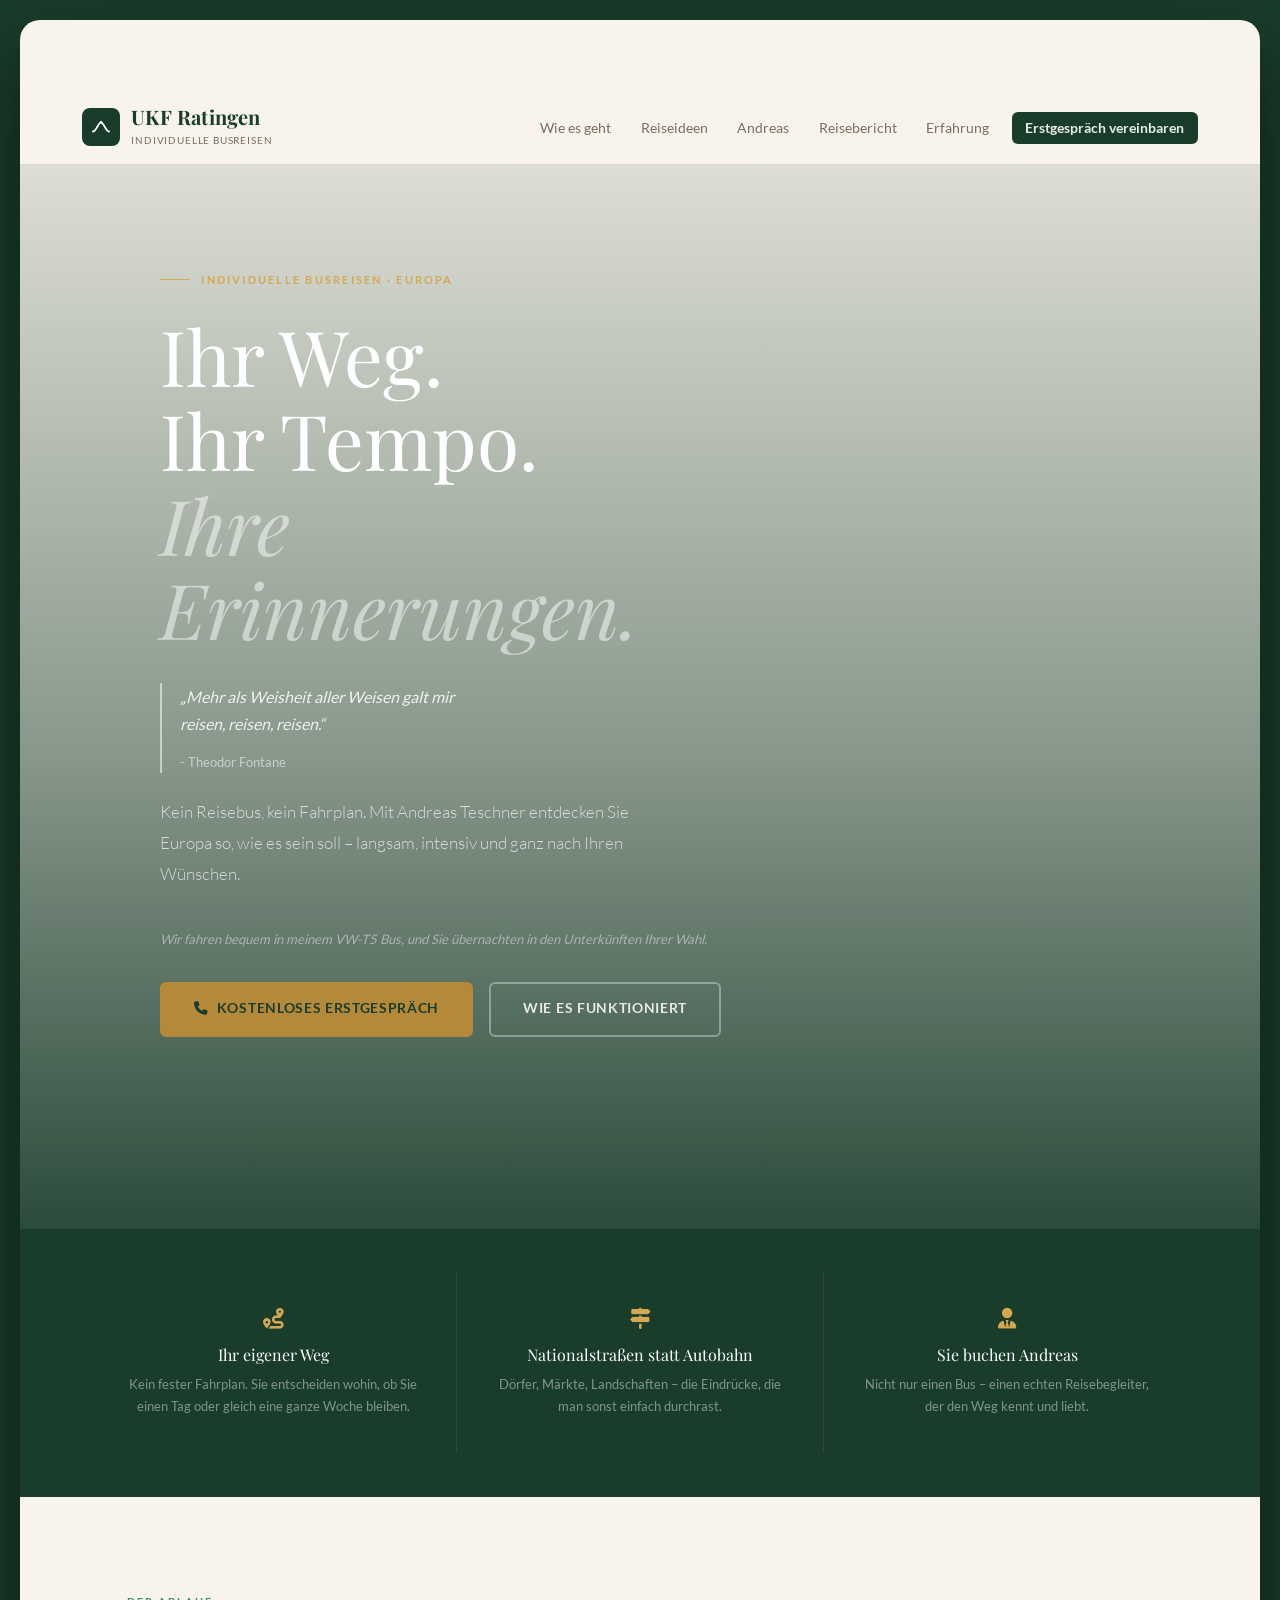
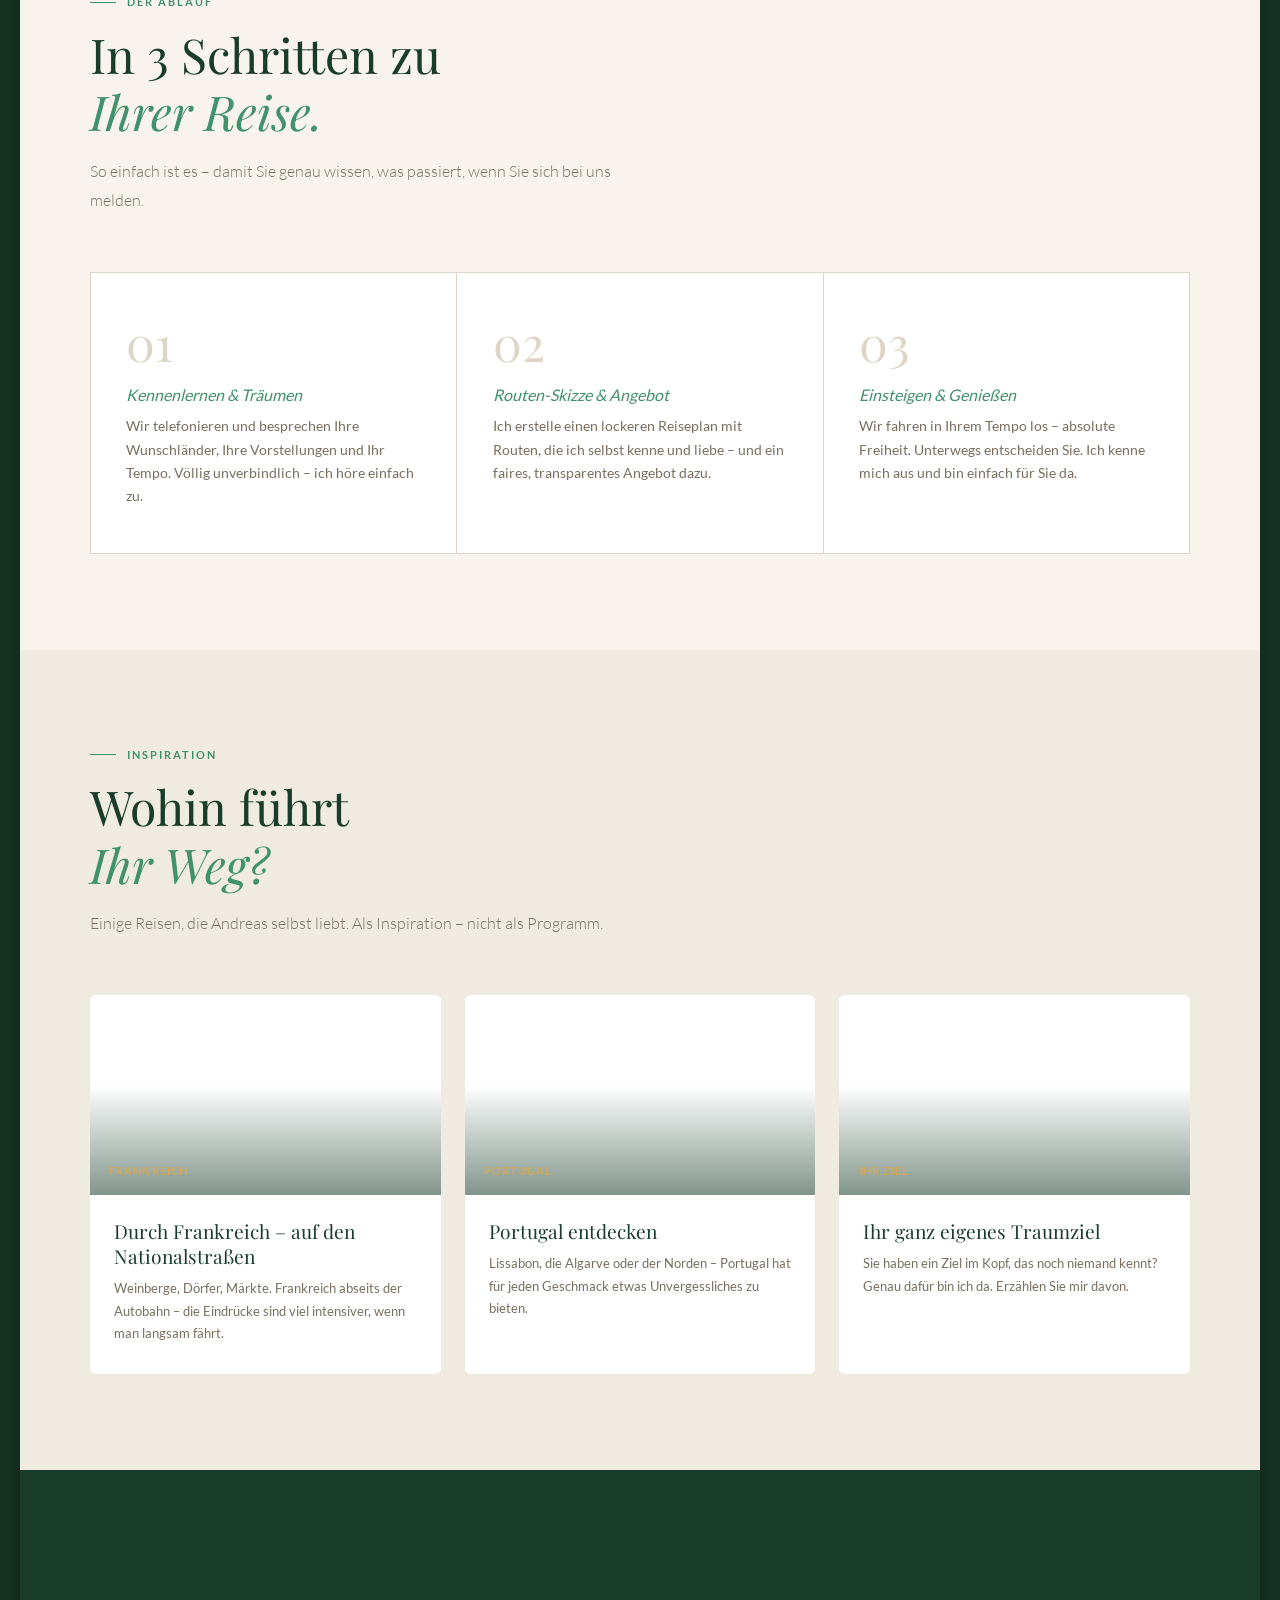
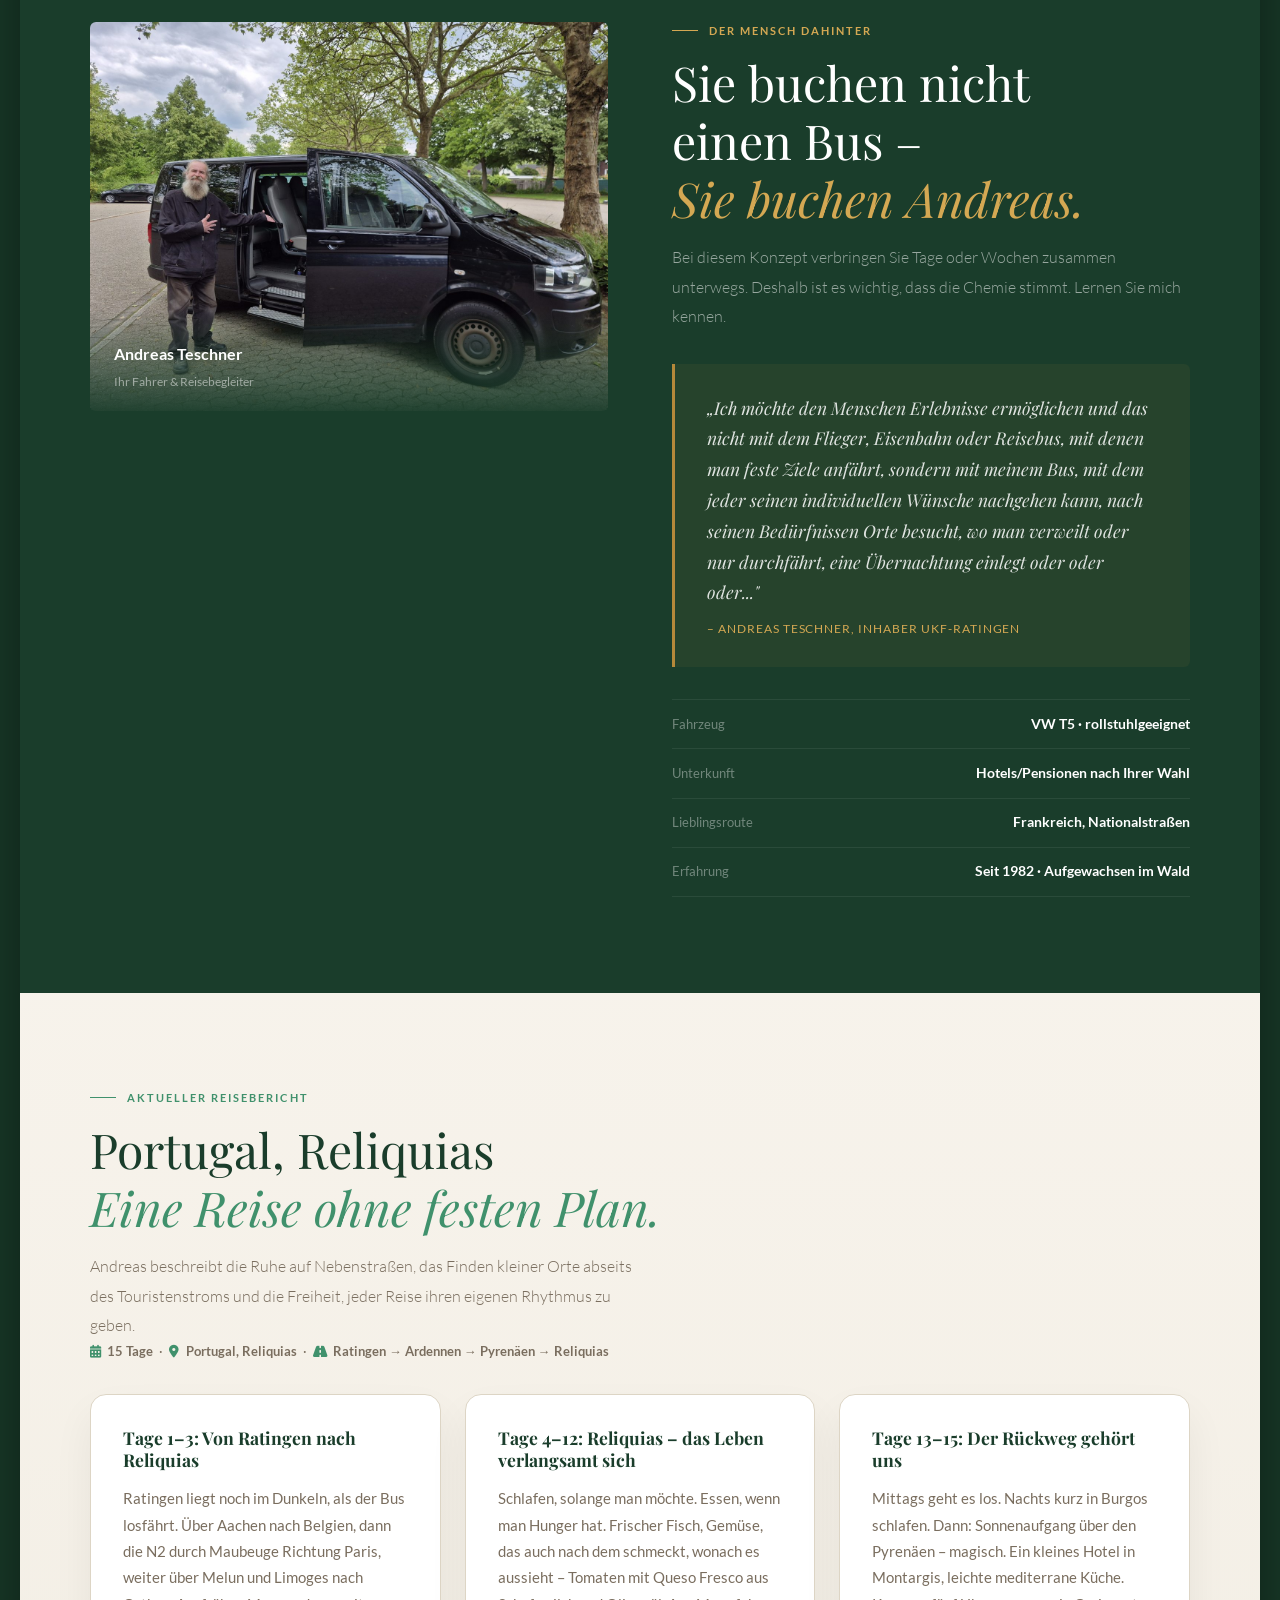
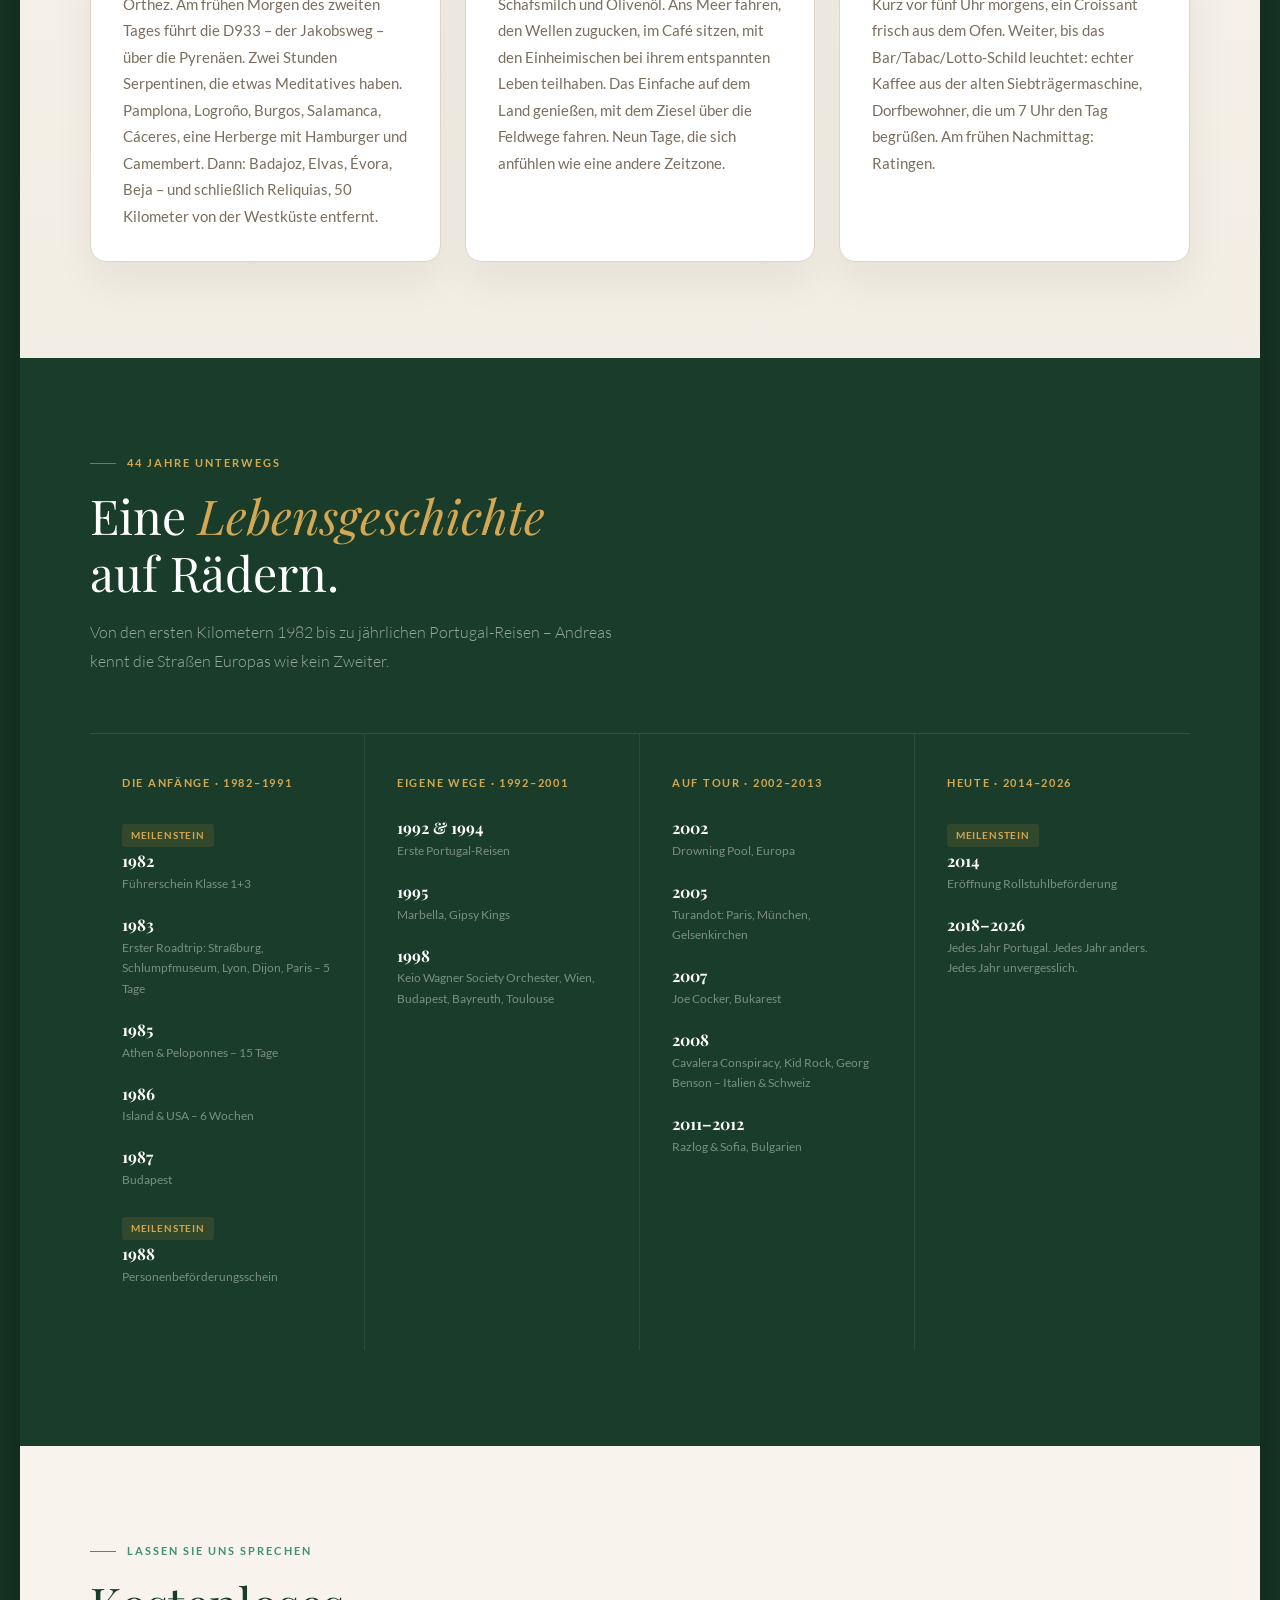
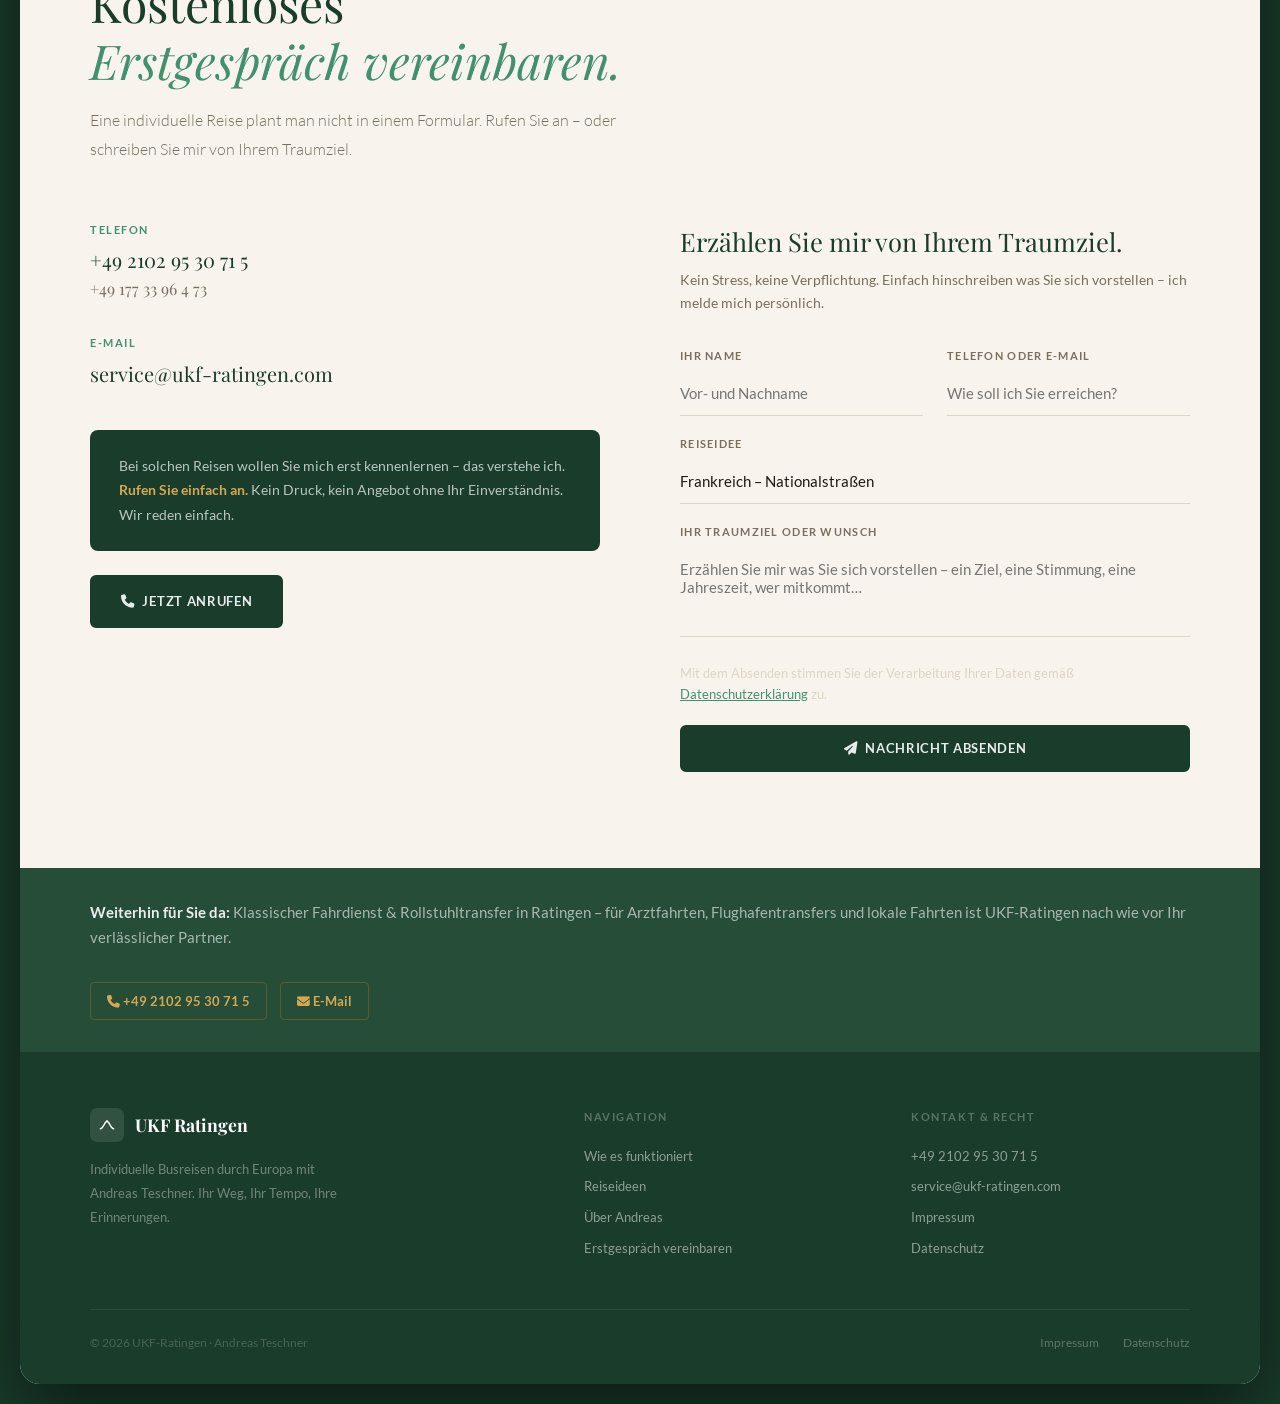
<file: index.html>
<!DOCTYPE html>
<html lang="de">
<head>
  <meta charset="UTF-8"/>
  <meta name="viewport" content="width=device-width, initial-scale=1.0"/>
  <title>UKF-Ratingen | Individuelle Busreisen durch Europa</title>
  <meta name="description" content="Individuelle Busreisen durch Europa mit Andreas Teschner. Kein Fahrplan, kein Reisebus – Ihr Weg, Ihr Tempo. Frankreich, Portugal und mehr. Jetzt Erstgespräch vereinbaren."/>
  <meta name="keywords" content="individuelle Busreise Europa, Privatreise Bus, Reisebegleiter Ratingen, Frankreich Nationalstraßen, Portugal Busreise, UKF Ratingen, Fahrdienst Ratingen"/>
  <meta name="robots" content="index, follow"/>
  <meta property="og:title" content="UKF-Ratingen | Individuelle Busreisen durch Europa">
  <meta property="og:description" content="Kein Fahrplan, kein Reisebus – Ihr Weg, Ihr Tempo.">
  <meta property="og:image" content="https://ukf-ratingen.com/andreas-teschner.jpg">
  <meta property="og:url" content="https://ukf-ratingen.com/">
  <meta property="og:type" content="website">
  <link rel="canonical" href="https://ukf-ratingen.com/"/>
  <script type="application/ld+json">
  {
    "@context":"https://schema.org","@type":"LocalBusiness",
    "name":"UKF-Ratingen – Individuelle Busreisen",
    "description":"Individuelle Reiseerlebnisse mit dem Bus durch Europa. Kein fester Fahrplan – Sie entscheiden wohin, wo Sie verweilen und was Sie entdecken.",
    "url":"https://ukf-ratingen.com","telephone":"+4921029530715",
    "email":"service@ukf-ratingen.com",
    "founder":{"@type":"Person","name":"Andreas Teschner"},
    "address":{"@type":"PostalAddress","streetAddress":"Homberger Straße 17","addressLocality":"Ratingen","postalCode":"40882","addressCountry":"DE"},
    "serviceType":["Individuelle Busreisen","Europareisen","Fahrdienst Ratingen","Rollstuhltransfer"]
  }
  </script>
  <link rel="icon" type="image/svg+xml" href="favicon.svg"/>
  <link rel="stylesheet" href="assets/fonts/fonts.css"/>
  <link rel="stylesheet" href="assets/fa/css/fontawesome.min.css"/>
  <link rel="stylesheet" href="assets/fa/css/solid.min.css"/>

  <style>
    :root {
      --forest:   #1a3d2b;
      --forest-2: #254d38;
      --green:    #2d6a4f;
      --green-lt: #40916c;
      --gold:     #b5893a;
      --gold-lt:  #d4a853;
      --cream:    #f8f4ed;
      --warm-off: #f0ebe0;
      --white:    #ffffff;
      --border:   #ddd5c5;
      --muted:    #7a6e5f;
      --text:     #1e1a14;
    }

    *, *::before, *::after { box-sizing: border-box; margin: 0; padding: 0; }
    html { scroll-behavior: smooth; }
    body {
      font-family: 'Lato', sans-serif;
      background: var(--forest);
      color: var(--text);
      padding: 20px;
      line-height: 1.6;
    }

    /* ── PAGE WRAPPER ── */
    .page-wrapper {
      max-width: 1400px; margin: 0 auto;
      background: var(--cream);
      border-radius: 20px;
      box-shadow: 0 32px 80px rgba(0,0,0,0.55);
      padding-top: 70px;
    }

    /* ── HEADER ── */
    header {
      display: flex; justify-content: space-between; align-items: center;
      padding: 1rem 5%;
      background: rgba(248,244,237,0.97);
      backdrop-filter: blur(14px);
      position: sticky; top: 0; z-index: 200;
      border-bottom: 1px solid var(--border);
      border-radius: 20px 20px 0 0;
      transition: transform .3s ease-in-out, border-radius .3s, background .3s;
    }
    header.scrolled { border-radius: 0; background: rgba(248,244,237,1); }
    header.hidden { transform: translateY(-100%); }

    /* UKF Logo mark */
    .logo {
      display: flex; align-items: center; gap: 0.7rem;
      text-decoration: none;
    }
    .logo-mark {
      width: 38px; height: 38px; border-radius: 8px;
      background: var(--forest);
      display: flex; align-items: center; justify-content: center;
      flex-shrink: 0;
    }
    .logo-mark svg { width: 22px; height: 22px; fill: none; }
    .logo-text {
      font-family: 'Playfair Display', serif;
      font-size: 1.25rem; font-weight: 700;
      color: var(--forest); line-height: 1.1;
      letter-spacing: 0.01em;
    }
    .logo-sub {
      font-size: 0.65rem; font-weight: 400;
      color: var(--muted); letter-spacing: 0.08em;
      text-transform: uppercase; display: block;
    }

    .nav-links { display: flex; align-items: center; gap: 0.15rem; list-style: none; }
    .nav-links a {
      font-size: 0.86rem; font-weight: 400; color: var(--muted);
      padding: 0.45rem 0.85rem; border-radius: 6px;
      text-decoration: none; transition: all .2s;
    }
    .nav-links a:hover { color: var(--forest); background: var(--warm-off); }
    .nav-cta {
      background: var(--forest) !important; color: rgba(255,255,255,0.9) !important;
      font-weight: 600 !important; border-radius: 6px !important; margin-left: 0.4rem;
    }
    .nav-cta:hover { background: var(--green) !important; }

    .hamburger { display: none; flex-direction: column; gap: 5px; cursor: pointer; background: none; border: none; }
    .hamburger span { width: 22px; height: 1.5px; background: var(--forest); display: block; }

    .mobile-nav {
      display: none; flex-direction: column;
      position: fixed; top: 62px; left: 0; right: 0;
      background: var(--cream); border-bottom: 1px solid var(--border);
      padding: 1rem 5%; gap: 0.2rem;
      max-height: calc(100vh - 62px); overflow-y: auto;
      z-index: 190;
    }
    .mobile-nav.open { display: flex; }
    .mobile-nav a { text-decoration: none; color: var(--text); font-size: 1rem; padding: 0.75rem 1rem; border-radius: 8px; transition: background .15s; }
    .mobile-nav a:hover { background: var(--warm-off); }

    /* ── HERO ── */
    .hero {
      position: relative; overflow: hidden;
      min-height: 90vh; display: flex; align-items: flex-end;
    }
    .hero-media {
      position: absolute; inset: 0;
      /* comfortable European road travel, not camping */
      background: url('https://images.unsplash.com/photo-1464822759023-fed622ff2c3b?auto=format&fit=crop&q=80&w=1600') center/cover no-repeat;
    }
    .hero-media::after {
      content: ''; position: absolute; inset: 0;
      background: linear-gradient(to top, rgba(26,61,43,0.92) 0%, rgba(26,61,43,0.5) 45%, rgba(26,61,43,0.12) 100%);
    }
    .hero-content {
      position: relative; z-index: 2;
      padding: 0 7% 6rem; max-width: 740px;
    }
    .hero-kicker {
      display: inline-flex; align-items: center; gap: 0.7rem;
      font-size: 0.7rem; font-weight: 700; letter-spacing: 0.2em;
      text-transform: uppercase; color: var(--gold-lt); margin-bottom: 1.5rem;
    }
    .hero-kicker::before { content:''; width: 30px; height: 1px; background: var(--gold-lt); }
    .hero-headline {
      display: flex; align-items: flex-start; gap: 2rem;
      flex-wrap: wrap;
      margin-bottom: 1.4rem;
    }
    .hero h1 {
      font-family: 'Playfair Display', serif;
      font-size: clamp(2.8rem, 6vw, 5.2rem);
      font-weight: 400; color: var(--white);
      line-height: 1.1;
      margin: 0;
      max-width: 46rem;
    }
    .hero h1 em { font-style: italic; color: rgba(255,255,255,0.5); }
    .hero-quote {
      max-width: 320px;
      font-size: 1rem;
      font-style: italic;
      color: rgba(255,255,255,0.85);
      border-left: 2px solid rgba(255,255,255,0.55);
      padding-left: 1.1rem;
      line-height: 1.7;
      margin: 0;
    }
    .hero-quote span {
      display: block;
      margin-top: 0.85rem;
      font-size: 0.84rem;
      font-style: normal;
      color: rgba(255,255,255,0.55);
    }
    .hero-desc {
      font-size: 1.05rem; color: rgba(255,255,255,0.7);
      line-height: 1.85; margin-bottom: 2.5rem;
      font-weight: 300; max-width: 520px;
    }
    @media (max-width: 850px) {
      .hero-headline { flex-direction: column; }
      .hero-quote { max-width: 100%; }
    }
    .hero-note {
      font-size: 0.82rem; color: rgba(255,255,255,0.45);
      margin-bottom: 2rem; font-style: italic;
    }
    .hero-actions { display: flex; gap: 1rem; flex-wrap: wrap; }

    /* Buttons */
    .btn-gold {
      display: inline-flex; align-items: center; gap: 0.5rem;
      background: var(--gold); color: var(--forest);
      padding: 0.9rem 2rem; border-radius: 6px;
      font-size: 0.85rem; font-weight: 700; letter-spacing: 0.05em;
      text-transform: uppercase; text-decoration: none;
      transition: all .22s; border: 2px solid var(--gold);
    }
    .btn-gold:hover { background: var(--gold-lt); border-color: var(--gold-lt); }
    .btn-outline-w {
      display: inline-flex; align-items: center; gap: 0.5rem;
      background: transparent; color: rgba(255,255,255,0.85);
      padding: 0.9rem 2rem; border-radius: 6px;
      font-size: 0.85rem; font-weight: 600; letter-spacing: 0.05em;
      text-transform: uppercase; text-decoration: none;
      border: 2px solid rgba(255,255,255,0.35); transition: all .22s;
    }
    .btn-outline-w:hover { border-color: var(--white); color: var(--white); }
    .btn-forest {
      display: inline-flex; align-items: center; gap: 0.5rem;
      background: var(--forest); color: rgba(255,255,255,0.9);
      padding: 0.85rem 1.8rem; border-radius: 6px;
      font-size: 0.84rem; font-weight: 700; letter-spacing: 0.05em;
      text-transform: uppercase; text-decoration: none;
      border: 2px solid var(--forest); transition: all .22s;
      cursor: pointer; font-family: 'Lato', sans-serif;
    }
    .btn-forest:hover { background: var(--green); border-color: var(--green); }
    .btn-outline-d {
      display: inline-flex; align-items: center; gap: 0.5rem;
      background: transparent; color: var(--forest);
      padding: 0.85rem 1.8rem; border-radius: 6px;
      font-size: 0.84rem; font-weight: 600; letter-spacing: 0.05em;
      text-transform: uppercase; text-decoration: none;
      border: 2px solid var(--border); transition: all .22s;
    }
    .btn-outline-d:hover { border-color: var(--forest); }

    /* ── STRIPS / DIVIDERS ── */
    .green-strip {
      background: var(--forest);
      padding: 2.8rem 5%;
    }
    .green-strip-inner {
      max-width: 1100px; margin: 0 auto;
      display: grid; grid-template-columns: repeat(3,1fr);
      gap: 1px; background: rgba(255,255,255,0.08);
    }
    .gstrip-item {
      background: var(--forest); padding: 2.2rem 2rem; text-align: center;
    }
    .gstrip-item i { font-size: 1.3rem; color: var(--gold-lt); margin-bottom: 0.8rem; display: block; }
    .gstrip-item h3 {
      font-family: 'Playfair Display', serif;
      font-size: 1rem; font-weight: 400; color: var(--white); margin-bottom: 0.4rem;
    }
    .gstrip-item p { font-size: 0.82rem; color: rgba(255,255,255,0.45); line-height: 1.65; }

    /* ── SECTIONS ── */
    section { padding: 6rem 5%; }
    .container { max-width: 1100px; margin: 0 auto; }
    .kicker {
      font-size: 0.7rem; font-weight: 700; letter-spacing: 0.18em;
      text-transform: uppercase; color: var(--green-lt);
      display: flex; align-items: center; gap: 0.7rem; margin-bottom: 0.9rem;
    }
    .kicker::before { content:''; width: 26px; height: 1px; background: var(--green-lt); }
    h2 {
      font-family: 'Playfair Display', serif;
      font-size: clamp(2rem, 4vw, 3rem);
      font-weight: 400; color: var(--forest);
      line-height: 1.2; margin-bottom: 1rem;
    }
    h2 em { font-style: italic; color: var(--green-lt); }
    .lead { font-size: 1rem; color: var(--muted); line-height: 1.85; max-width: 560px; font-weight: 300; }

    /* ── 3-SCHRITTE (Gemini #3) ── */
    #schritte { background: var(--cream); }
    .schritte-grid {
      display: grid; grid-template-columns: repeat(3,1fr);
      gap: 1px; background: var(--border);
      border: 1px solid var(--border); margin-top: 3.5rem;
    }
    .schritt {
      background: var(--white); padding: 2.8rem 2.2rem;
      transition: background .25s;
    }
    .schritt:hover { background: var(--forest); }
    .schritt:hover .schritt-num,
    .schritt:hover h3,
    .schritt:hover p { color: var(--white) !important; }
    .schritt:hover .schritt-num { opacity: 0.5; }
    .schritt-num {
      font-family: 'Playfair Display', serif;
      font-size: 3rem; font-weight: 400; color: var(--border);
      line-height: 1; margin-bottom: 1rem; display: block;
    }
    .schritt h3 { font-size: 1rem; font-weight: 700; color: var(--forest); margin-bottom: 0.5rem; }
    .schritt h3 em { font-style: italic; color: var(--green-lt); font-weight: 400; }
    .schritt p { font-size: 0.85rem; color: var(--muted); line-height: 1.7; }

    /* ── REISEIDEEN ── */
    #reisen { background: var(--warm-off); }
    .reisen-grid {
      display: grid; grid-template-columns: 1fr 1fr 1fr;
      gap: 1.5rem; margin-top: 3.5rem;
    }
    .reise-card {
      border-radius: 6px; overflow: hidden;
      background: var(--white); transition: transform .3s, box-shadow .3s;
    }
    .reise-card:hover { transform: translateY(-4px); box-shadow: 0 14px 36px rgba(26,61,43,0.12); }
    .reise-img {
      height: 200px; background-size: cover; background-position: center;
      position: relative;
    }
    .reise-img::after {
      content: ''; position: absolute; inset: 0;
      background: linear-gradient(to top, rgba(26,61,43,0.55), transparent 55%);
    }
    .reise-flag {
      position: absolute; bottom: 1rem; left: 1.2rem; z-index: 1;
      font-size: 0.67rem; font-weight: 700; letter-spacing: 0.1em;
      text-transform: uppercase; color: var(--gold-lt);
    }
    .reise-body { padding: 1.5rem 1.5rem 1.8rem; }
    .reise-body h3 {
      font-family: 'Playfair Display', serif;
      font-size: 1.2rem; font-weight: 400; color: var(--forest);
      margin-bottom: 0.5rem; line-height: 1.3;
    }
    .reise-body p { font-size: 0.84rem; color: var(--muted); line-height: 1.7; }

    /* ── ÜBER ANDREAS (Gemini #5) ── */
    #andreas { background: var(--forest); }
    #andreas h2 { color: var(--white); }
    #andreas h2 em { color: var(--gold-lt); }
    #andreas .kicker { color: var(--gold-lt); }
    #andreas .kicker::before { background: var(--gold-lt); }
    .andreas-grid {
      display: grid; grid-template-columns: 1fr 1fr;
      gap: 4rem; align-items: start; margin-top: 3.5rem;
    }
    .andreas-photo-wrap { position: relative; }
    .andreas-photo {
      border-radius: 6px; overflow: hidden; aspect-ratio: 4/3;
    }
    .andreas-photo img {
      width: 100%; height: 100%; object-fit: cover; object-position: left center; display: block;
    }
    .photo-caption {
      position: absolute; bottom: -1px; left: 0; right: 0;
      background: linear-gradient(to top, rgba(26,61,43,0.95), transparent);
      padding: 2rem 1.5rem 1.2rem;
      border-radius: 0 0 6px 6px;
    }
    .photo-caption strong { display: block; font-size: 1rem; font-weight: 700; color: var(--white); }
    .photo-caption span { font-size: 0.78rem; color: rgba(255,255,255,0.5); }
    .andreas-content { }
    #andreas .lead { color: rgba(255,255,255,0.55); margin-bottom: 2rem; }
    .quote-block {
      padding: 1.8rem 2rem 1.8rem 2rem;
      border-left: 3px solid var(--gold);
      background: rgba(181,137,58,0.08);
      border-radius: 0 6px 6px 0;
      margin-bottom: 2rem;
    }
    .quote-block p {
      font-family: 'Playfair Display', serif;
      font-size: 1.1rem; font-style: italic;
      color: rgba(255,255,255,0.85); line-height: 1.75;
    }
    .quote-block cite {
      display: block; margin-top: 0.7rem;
      font-size: 0.75rem; color: var(--gold-lt);
      font-style: normal; letter-spacing: 0.08em; text-transform: uppercase;
    }

    /* ── REISEBERICHT ── */
    #reisebericht { 
      background: var(--warm-off);
      background-image: url('https://images.unsplash.com/photo-1527631746610-bca00a040d60?w=1200&q=80&fit=crop');
      background-size: cover;
      background-position: center;
      background-attachment: fixed;
      position: relative;
      overflow: hidden;
    }
    #reisebericht::before {
      content: '';
      position: absolute;
      inset: 0;
      background: linear-gradient(to bottom, rgba(248,244,237,0.85) 0%, rgba(248,244,237,0.6) 50%, rgba(248,244,237,0.3) 100%);
      z-index: 1;
    }
    #reisebericht .container {
      position: relative;
      z-index: 2;
    }
    .reisebericht-grid {
      display: grid; grid-template-columns: repeat(3,1fr);
      gap: 1.5rem; margin-top: 2rem;
    }
    .reisebericht-grid article {
      background: var(--white); border: 1px solid var(--border);
      border-radius: 16px; padding: 2rem; box-shadow: 0 20px 40px rgba(0,0,0,0.06);
    }
    .reisebericht-grid h3 {
      font-family: 'Playfair Display', serif;
      font-size: 1.1rem; color: var(--forest);
      margin-bottom: 0.8rem; line-height: 1.3;
    }
    .reisebericht-grid p { font-size: 0.92rem; color: var(--muted); line-height: 1.8; }
    @media (max-width: 900px) { .reisebericht-grid { grid-template-columns: 1fr; } }

    .facts-table { display: flex; flex-direction: column; }
    .fact-row {
      display: flex; justify-content: space-between; align-items: center;
      padding: 0.8rem 0; border-bottom: 1px solid rgba(255,255,255,0.07);
    }
    .fact-row:first-child { border-top: 1px solid rgba(255,255,255,0.07); }
    .fact-row dt { font-size: 0.82rem; color: rgba(255,255,255,0.38); }
    .fact-row dd { font-size: 0.88rem; color: var(--white); font-weight: 600; }

    /* ── KONTAKT (Gemini #2) ── */
    #kontakt { background: var(--cream); }
    .kontakt-grid {
      display: grid; grid-template-columns: 1fr 1fr;
      gap: 5rem; align-items: start; margin-top: 3.5rem;
    }
    .kontakt-left { }
    .kontakt-info { display: flex; flex-direction: column; gap: 2rem; margin-bottom: 2.5rem; }
    .ki-item { }
    .ki-label {
      font-size: 0.67rem; font-weight: 700; letter-spacing: 0.14em;
      text-transform: uppercase; color: var(--green-lt); margin-bottom: 0.4rem;
    }
    .ki-item a, .ki-item span {
      font-family: 'Playfair Display', serif;
      font-size: 1.25rem; font-weight: 400; color: var(--forest);
      text-decoration: none; display: block; transition: color .2s;
    }
    .ki-item a:hover { color: var(--green-lt); }
    .ki-item small { font-size: 0.8rem; color: var(--muted); display: block; margin-top: 0.15rem; }
    .contact-promise {
      background: var(--forest); border-radius: 8px;
      padding: 1.5rem 1.8rem;
    }
    .contact-promise p {
      font-size: 0.88rem; color: rgba(255,255,255,0.7); line-height: 1.75;
    }
    .contact-promise strong { color: var(--gold-lt); }

    /* Form (Gemini #2) */
    .kontakt-form { }
    .form-title {
      font-family: 'Playfair Display', serif;
      font-size: 1.6rem; font-weight: 400; color: var(--forest);
      margin-bottom: 0.4rem;
    }
    .form-sub { font-size: 0.88rem; color: var(--muted); margin-bottom: 2rem; line-height: 1.65; }
    .fg { margin-bottom: 1.2rem; }
    .fg label {
      display: block; font-size: 0.67rem; font-weight: 700;
      letter-spacing: 0.12em; text-transform: uppercase;
      color: var(--muted); margin-bottom: 0.45rem;
    }
    .fg input, .fg select, .fg textarea {
      width: 100%; padding: 0.8rem 0;
      border: none; border-bottom: 1.5px solid var(--border);
      background: transparent; font-family: 'Lato', sans-serif;
      font-size: 0.95rem; color: var(--text);
      outline: none; transition: border-color .2s; -webkit-appearance: none;
    }
    .fg input:focus, .fg select:focus, .fg textarea:focus { border-color: var(--green-lt); }
    .fg textarea { height: 90px; resize: none; }
    .fg-row { display: grid; grid-template-columns: 1fr 1fr; gap: 1.5rem; }

    /* ── TAXI ERHALT (Gemini #4) ── */
    .taxi-block {
      background: var(--forest-2);
      padding: 2rem 5%;
    }
    .taxi-inner {
      max-width: 1100px; margin: 0 auto;
      display: flex; align-items: center; justify-content: space-between;
      gap: 2rem; flex-wrap: wrap;
    }
    .taxi-inner p {
      font-size: 0.92rem; color: rgba(255,255,255,0.6); line-height: 1.7;
    }
    .taxi-inner strong { color: rgba(255,255,255,0.9); }
    .taxi-links { display: flex; gap: 0.8rem; flex-wrap: wrap; flex-shrink: 0; }
    .taxi-link {
      font-size: 0.8rem; font-weight: 600; color: var(--gold-lt);
      text-decoration: none; padding: 0.5rem 1rem;
      border: 1px solid rgba(181,137,58,0.3); border-radius: 4px;
      transition: all .2s; white-space: nowrap;
    }
    .taxi-link:hover { background: rgba(181,137,58,0.1); }

    /* ── FOOTER ── */
    footer {
      background: var(--forest);
      border-radius: 0 0 20px 20px;
      padding: 3.5rem 5% 2rem;
    }
    .footer-inner {
      max-width: 1100px; margin: 0 auto;
      display: grid; grid-template-columns: 1.6fr 1fr 1fr;
      gap: 3rem; padding-bottom: 2.5rem;
      border-bottom: 1px solid rgba(255,255,255,0.07);
    }
    .footer-brand { }
    .footer-logo-wrap {
      display: flex; align-items: center; gap: 0.7rem; margin-bottom: 1rem;
    }
    .footer-logo-mark {
      width: 34px; height: 34px; border-radius: 7px;
      background: rgba(255,255,255,0.1);
      display: flex; align-items: center; justify-content: center;
    }
    .footer-logo-mark svg { width: 18px; height: 18px; fill: none; }
    .footer-logo-text {
      font-family: 'Playfair Display', serif;
      font-size: 1.1rem; color: var(--white); font-weight: 700;
    }
    .footer-brand p { font-size: 0.82rem; color: rgba(255,255,255,0.38); line-height: 1.8; max-width: 260px; }
    .footer-col h5 {
      font-size: 0.7rem; font-weight: 700; text-transform: uppercase;
      letter-spacing: 0.14em; color: rgba(255,255,255,0.28); margin-bottom: 1.2rem;
    }
    .footer-col a {
      display: block; font-size: 0.83rem; color: rgba(255,255,255,0.5);
      text-decoration: none; margin-bottom: 0.6rem; transition: color .2s;
    }
    .footer-col a:hover { color: var(--gold-lt); }
    .footer-bottom {
      max-width: 1100px; margin: 0 auto; padding-top: 1.5rem;
      display: flex; justify-content: space-between; align-items: center;
      font-size: 0.72rem; color: rgba(255,255,255,0.2); flex-wrap: wrap; gap: 0.5rem;
    }
    .footer-legal { display: flex; gap: 1.5rem; }
    .footer-legal a { color: rgba(255,255,255,0.3); text-decoration: none; font-size: 0.72rem; transition: color .15s; }
    .footer-legal a:hover { color: rgba(255,255,255,0.6); }

    /* ── ERFAHRUNG TIMELINE ── */
    .tl-section { background: var(--forest); }
    .tl-phases {
      display: grid; grid-template-columns: repeat(4, 1fr);
      gap: 0; margin-top: 3.5rem;
      border-top: 1px solid rgba(255,255,255,0.1);
    }
    .tl-phase {
      padding: 2.5rem 2rem;
      border-right: 1px solid rgba(255,255,255,0.07);
    }
    .tl-phase:last-child { border-right: none; }
    .tl-phase-label {
      font-size: 0.67rem; font-weight: 700; letter-spacing: 0.16em;
      text-transform: uppercase; color: var(--gold-lt);
      margin-bottom: 1.8rem; display: block;
    }
    .tl-item { margin-bottom: 1.4rem; }
    .tl-item-year {
      font-family: 'Playfair Display', serif;
      font-size: 1rem; font-weight: 700; color: var(--white);
      line-height: 1; margin-bottom: 0.3rem;
    }
    .tl-item-text { font-size: 0.78rem; color: rgba(255,255,255,0.42); line-height: 1.65; }
    .tl-badge {
      display: inline-block; font-size: 0.65rem; font-weight: 700;
      letter-spacing: 0.08em; text-transform: uppercase;
      background: rgba(181,137,58,0.15); color: var(--gold-lt);
      padding: 0.2rem 0.55rem; border-radius: 3px; margin-bottom: 0.4rem;
    }
    @media(max-width:960px) { .tl-phases { grid-template-columns: 1fr 1fr; } }
    @media(max-width:600px) { .tl-phases { grid-template-columns: 1fr; } }

    /* ── MODALS ── */
    .modal-overlay {
      display: none; position: fixed; inset: 0; z-index: 1000;
      background: rgba(26,61,43,0.75); backdrop-filter: blur(6px);
      overflow-y: auto; padding: 2rem;
    }
    .modal-overlay.open { display: flex; align-items: flex-start; justify-content: center; }
    .modal-box {
      background: var(--cream); border-radius: 12px;
      max-width: 760px; width: 100%; margin: 2rem auto;
      padding: 3rem; position: relative;
      box-shadow: 0 32px 80px rgba(0,0,0,0.45);
    }
    .modal-close {
      position: absolute; top: 1.5rem; right: 1.5rem;
      background: none; border: none; cursor: pointer;
      font-size: 1.1rem; color: var(--muted); transition: color .2s; padding: 0.4rem;
    }
    .modal-close:hover { color: var(--forest); }
    .modal-box h2 { font-size: clamp(1.6rem, 3vw, 2.2rem); margin-bottom: 1.8rem; }
    .modal-box h3 {
      font-family: 'Playfair Display', serif; font-size: 1rem;
      color: var(--forest); margin: 1.8rem 0 0.5rem; font-weight: 700;
    }
    .modal-box p { font-size: 0.88rem; color: var(--muted); line-height: 1.85; margin-bottom: 0.8rem; }
    .modal-box ul { padding-left: 1.3rem; margin-bottom: 0.8rem; }
    .modal-box li { font-size: 0.88rem; color: var(--muted); line-height: 1.85; }
    @media(max-width:600px) { .modal-box { padding: 2rem 1.5rem; } }

    /* Reveal */
    .r { opacity: 0; transform: translateY(18px); transition: opacity .7s ease, transform .7s ease; }
    .r.in { opacity: 1; transform: none; }
    .r1 { transition-delay: .1s; }
    .r2 { transition-delay: .2s; }

    /* ── RESPONSIVE ── */
    @media(max-width: 960px) {
      body { padding: 0; }
      .page-wrapper { border-radius: 0; box-shadow: none; padding-top: 62px; }
      header { border-radius: 0; }
      .nav-links { display: none; }
      .hamburger { display: flex; }
      .green-strip-inner, .schritte-grid { grid-template-columns: 1fr; }
      .reisen-grid { grid-template-columns: 1fr; }
      .andreas-grid { grid-template-columns: 1fr; gap: 2.5rem; }
      .kontakt-grid { grid-template-columns: 1fr; gap: 3rem; }
      .footer-inner { grid-template-columns: 1fr; gap: 2rem; }
      .fg-row { grid-template-columns: 1fr; }
      .taxi-inner { flex-direction: column; align-items: flex-start; }
      #reisebericht { background-attachment: scroll; }
    }
  </style>
</head>
<body>
<div class="page-wrapper">

  <!-- HEADER -->
  <header id="mainHeader">
    <a class="logo" href="#hero">
      <div class="logo-mark">
        <!-- UKF road/route icon -->
        <svg viewBox="0 0 24 24" stroke="white" stroke-width="1.8" stroke-linecap="round">
          <path d="M3 17 C7 17 9 7 12 7 C15 7 17 17 21 17"/>
          <circle cx="12" cy="7" r="1.5" fill="white" stroke="none"/>
        </svg>
      </div>
      <div>
        <span class="logo-text">UKF Ratingen</span>
        <span class="logo-sub">Individuelle Busreisen</span>
      </div>
    </a>
    <ul class="nav-links" id="navLinks">
      <li><a href="#schritte">Wie es geht</a></li>
      <li><a href="#reisen">Reiseideen</a></li>
      <li><a href="#andreas">Andreas</a></li>
      <li><a href="#reisebericht">Reisebericht</a></li>
      <li><a href="#erfahrung">Erfahrung</a></li>
      <li><a href="#kontakt" class="nav-cta">Erstgespräch vereinbaren</a></li>
    </ul>
    <button class="hamburger" id="hamburger" aria-label="Menü" aria-expanded="false">
      <span></span><span></span><span></span>
    </button>
  </header>

  <!-- MOBILE NAV -->
  <nav class="mobile-nav" id="mobileNav">
    <a href="#schritte" onclick="closeNav()">Wie es funktioniert</a>
    <a href="#reisen" onclick="closeNav()">Reiseideen</a>
    <a href="#andreas" onclick="closeNav()">Über Andreas</a>
    <a href="#reisebericht" onclick="closeNav()">Reisebericht</a>
    <a href="#erfahrung" onclick="closeNav()">Erfahrung</a>
    <a href="#kontakt" onclick="closeNav()" style="color:var(--green-lt); font-weight:700;">Erstgespräch vereinbaren</a>
    <a href="tel:+4921029530715" style="color:var(--gold); font-weight:700;"><i class="fas fa-phone"></i> +49 2102 95 30 71 5</a>
  </nav>

  <main>
  <!-- HERO -->
  <section id="hero" class="hero">
    <div class="hero-media"></div>
    <div class="hero-content">
      <div class="hero-kicker">Individuelle Busreisen · Europa</div>
      <div class="hero-headline">
        <h1>Ihr Weg.<br>Ihr Tempo.<br><em>Ihre Erinnerungen.</em></h1>
        <blockquote class="hero-quote">
          „Mehr als Weisheit aller Weisen galt mir reisen, reisen, reisen.“
          <span>- Theodor Fontane</span>
        </blockquote>
      </div>
      <p class="hero-desc">Kein Reisebus, kein Fahrplan. Mit Andreas Teschner entdecken Sie Europa so, wie es sein soll – langsam, intensiv und ganz nach Ihren Wünschen.</p>
      <!-- Gemini #1: Klarstellung zum Übernachtungsmodell -->
      <p class="hero-note">Wir fahren bequem in meinem VW-T5 Bus, und Sie übernachten in den Unterkünften Ihrer Wahl.</p>
      <div class="hero-actions">
        <!-- Gemini #2: CTA persönlicher -->
        <a href="#kontakt" class="btn-gold"><i class="fas fa-phone"></i> Kostenloses Erstgespräch</a>
        <a href="#schritte" class="btn-outline-w">Wie es funktioniert</a>
      </div>
    </div>
  </section>

  <!-- STRIP -->
  <div class="green-strip">
    <div class="green-strip-inner">
      <div class="gstrip-item r">
        <i class="fas fa-route"></i>
        <h3>Ihr eigener Weg</h3>
        <p>Kein fester Fahrplan. Sie entscheiden wohin, ob Sie einen Tag oder gleich eine ganze Woche bleiben.</p>
      </div>
      <div class="gstrip-item r r1">
        <i class="fas fa-signs-post"></i>
        <h3>Nationalstraßen statt Autobahn</h3>
        <p>Dörfer, Märkte, Landschaften – die Eindrücke, die man sonst einfach durchrast.</p>
      </div>
      <div class="gstrip-item r r2">
        <i class="fas fa-user-tie"></i>
        <h3>Sie buchen Andreas</h3>
        <p>Nicht nur einen Bus – einen echten Reisebegleiter, der den Weg kennt und liebt.</p>
      </div>
    </div>
  </div>

  <!-- 3 SCHRITTE (Gemini #3) -->
  <section id="schritte">
    <div class="container">
      <div class="r">
        <div class="kicker">Der Ablauf</div>
        <h2>In 3 Schritten zu<br><em>Ihrer Reise.</em></h2>
        <p class="lead">So einfach ist es – damit Sie genau wissen, was passiert, wenn Sie sich bei uns melden.</p>
      </div>
      <div class="schritte-grid r">
        <div class="schritt">
          <span class="schritt-num">01</span>
          <h3><em>Kennenlernen &amp; Träumen</em></h3>
          <p>Wir telefonieren und besprechen Ihre Wunschländer, Ihre Vorstellungen und Ihr Tempo. Völlig unverbindlich – ich höre einfach zu.</p>
        </div>
        <div class="schritt">
          <span class="schritt-num">02</span>
          <h3><em>Routen-Skizze &amp; Angebot</em></h3>
          <p>Ich erstelle einen lockeren Reiseplan mit Routen, die ich selbst kenne und liebe – und ein faires, transparentes Angebot dazu.</p>
        </div>
        <div class="schritt">
          <span class="schritt-num">03</span>
          <h3><em>Einsteigen &amp; Genießen</em></h3>
          <p>Wir fahren in Ihrem Tempo los – absolute Freiheit. Unterwegs entscheiden Sie. Ich kenne mich aus und bin einfach für Sie da.</p>
        </div>
      </div>
    </div>
  </section>

  <!-- REISEIDEEN -->
  <section id="reisen">
    <div class="container">
      <div class="r">
        <div class="kicker">Inspiration</div>
        <h2>Wohin führt<br><em>Ihr Weg?</em></h2>
        <p class="lead">Einige Reisen, die Andreas selbst liebt. Als Inspiration – nicht als Programm.</p>
      </div>
      <div class="reisen-grid">
        <div class="reise-card r">
            <div class="reise-img" style="background-image: url('https://images.unsplash.com/photo-1467269204594-9661b134dd2b?w=700&q=80&fit=crop');">
              <span class="reise-flag">Frankreich</span>
            </div>
            <div class="reise-body">
              <h3>Durch Frankreich – auf den Nationalstraßen</h3>
              <p>Weinberge, Dörfer, Märkte. Frankreich abseits der Autobahn – die Eindrücke sind viel intensiver, wenn man langsam fährt.</p>
            </div>
          </div>
        <div class="reise-card r r1">
          <div class="reise-img" style="background-image:url('https://images.unsplash.com/photo-1555881400-74d7acaacd8b?w=700&q=80&fit=crop')">
            <span class="reise-flag">Portugal</span>
          </div>
          <div class="reise-body">
            <h3>Portugal entdecken</h3>
            <p>Lissabon, die Algarve oder der Norden – Portugal hat für jeden Geschmack etwas Unvergessliches zu bieten.</p>
          </div>
        </div>
        <div class="reise-card r r2">
          <div class="reise-img" style="background-image:url('https://images.unsplash.com/photo-1473951574080-01fe45ec8643?w=700&q=80&fit=crop')">
            <span class="reise-flag">Ihr Ziel</span>
          </div>
          <div class="reise-body">
            <h3>Ihr ganz eigenes Traumziel</h3>
            <p>Sie haben ein Ziel im Kopf, das noch niemand kennt? Genau dafür bin ich da. Erzählen Sie mir davon.</p>
          </div>
        </div>
      </div>
    </div>
  </section>

  <!-- ÜBER ANDREAS (Gemini #5) -->
  <section id="andreas">
    <div class="container">
      <div class="andreas-grid">
        <div class="andreas-photo-wrap r">
          <div class="andreas-photo"><img src="./andreas-teschner.jpg" alt="Andreas Teschner, Fahrer und Reisebegleiter von UKF-Ratingen, vor seinem schwarzen Kleinbus" width="1400" height="1050" loading="lazy"/></div>
          <div class="photo-caption">
            <strong>Andreas Teschner</strong>
            <span>Ihr Fahrer &amp; Reisebegleiter</span>
          </div>
        </div>
        <div class="r r1">
          <div class="kicker">Der Mensch dahinter</div>
          <h2>Sie buchen nicht<br>einen Bus –<br><em>Sie buchen Andreas.</em></h2>
          <p class="lead">Bei diesem Konzept verbringen Sie Tage oder Wochen zusammen unterwegs. Deshalb ist es wichtig, dass die Chemie stimmt. Lernen Sie mich kennen.</p>
          <div class="quote-block">
            <p>„Ich möchte den Menschen Erlebnisse ermöglichen und das nicht mit dem Flieger, Eisenbahn oder Reisebus, mit denen man feste Ziele anfährt, sondern mit meinem Bus, mit dem jeder seinen individuellen Wünsche nachgehen kann, nach seinen Bedürfnissen Orte besucht, wo man verweilt oder nur durchfährt, eine Übernachtung einlegt oder oder oder..."</p>
            <cite>– Andreas Teschner, Inhaber UKF-Ratingen</cite>
          </div>
          <dl class="facts-table">           
             <div class="fact-row"><dt>Fahrzeug</dt><dd>VW T5 · rollstuhlgeeignet</dd></div>
            <div class="fact-row"><dt>Unterkunft</dt><dd>Hotels/Pensionen nach Ihrer Wahl</dd></div>
            <div class="fact-row"><dt>Lieblingsroute</dt><dd>Frankreich, Nationalstraßen</dd></div>
            <div class="fact-row"><dt>Erfahrung</dt><dd>Seit 1982 · Aufgewachsen im Wald </dd></div>
          </dl>
        </div>
      </div>
    </div>
  </section>

  <!-- REISEBERICHT -->
  <section id="reisebericht">
    <div class="container">
      <div class="kicker">Aktueller Reisebericht</div>
      <h2>Portugal, Reliquias<br><em>Eine Reise ohne festen Plan.</em></h2>
      <p class="lead">Andreas beschreibt die Ruhe auf Nebenstraßen, das Finden kleiner Orte abseits des Touristenstroms und die Freiheit, jeder Reise ihren eigenen Rhythmus zu geben.</p>
      <p style="font-size:0.8rem; color:var(--muted); margin-bottom:2rem;">
        <i class="fas fa-calendar-alt" style="color:var(--green-lt); margin-right:0.4rem;"></i><strong>15 Tage</strong> &nbsp;·&nbsp;
        <i class="fas fa-map-marker-alt" style="color:var(--green-lt); margin-right:0.4rem;"></i><strong>Portugal, Reliquias</strong> &nbsp;·&nbsp;
        <i class="fas fa-road" style="color:var(--green-lt); margin-right:0.4rem;"></i><strong>Ratingen → Ardennen → Pyrenäen → Reliquias</strong>
      </p>
      <div class="reisebericht-grid">
        <article>
          <h3>Tage 1–3: Von Ratingen nach Reliquias</h3>
          <p>Ratingen liegt noch im Dunkeln, als der Bus losfährt. Über Aachen nach Belgien, dann die N2 durch Maubeuge Richtung Paris, weiter über Melun und Limoges nach Orthez. Am frühen Morgen des zweiten Tages führt die D933 – der Jakobsweg – über die Pyrenäen. Zwei Stunden Serpentinen, die etwas Meditatives haben. Pamplona, Logroño, Burgos, Salamanca, Cáceres, eine Herberge mit Hamburger und Camembert. Dann: Badajoz, Elvas, Évora, Beja – und schließlich Reliquias, 50 Kilometer von der Westküste entfernt.</p>
        </article>
        <article>
          <h3>Tage 4–12: Reliquias – das Leben verlangsamt sich</h3>
          <p>Schlafen, solange man möchte. Essen, wenn man Hunger hat. Frischer Fisch, Gemüse, das auch nach dem schmeckt, wonach es aussieht – Tomaten mit Queso Fresco aus Schafsmilch und Olivenöl. Ans Meer fahren, den Wellen zugucken, im Café sitzen, mit den Einheimischen bei ihrem entspannten Leben teilhaben. Das Einfache auf dem Land genießen, mit dem Ziesel über die Feldwege fahren. Neun Tage, die sich anfühlen wie eine andere Zeitzone.</p>
        </article>
        <article>
          <h3>Tage 13–15: Der Rückweg gehört uns</h3>
          <p>Mittags geht es los. Nachts kurz in Burgos schlafen. Dann: Sonnenaufgang über den Pyrenäen – magisch. Ein kleines Hotel in Montargis, leichte mediterrane Küche. Kurz vor fünf Uhr morgens, ein Croissant frisch aus dem Ofen. Weiter, bis das Bar/Tabac/Lotto-Schild leuchtet: echter Kaffee aus der alten Siebträgermaschine, Dorfbewohner, die um 7 Uhr den Tag begrüßen. Am frühen Nachmittag: Ratingen.</p>
        </article>
      </div>
    </div>
  </section>

  <!-- ERFAHRUNG TIMELINE -->
  <section id="erfahrung" class="tl-section" style="padding: 6rem 5%;">
    <div class="container">
      <div class="r">
        <div class="kicker" style="color:var(--gold-lt);">44 Jahre unterwegs</div>
        <h2 style="color:var(--white);">Eine <em style="color:var(--gold-lt);">Lebensgeschichte</em><br>auf Rädern.</h2>
        <p class="lead" style="color:rgba(255,255,255,0.55);">Von den ersten Kilometern 1982 bis zu jährlichen Portugal-Reisen – Andreas kennt die Straßen Europas wie kein Zweiter.</p>
      </div>
      <div class="tl-phases r">
        <div class="tl-phase">
          <span class="tl-phase-label">Die Anfänge · 1982–1991</span>
          <div class="tl-item">
            <span class="tl-badge">Meilenstein</span>
            <div class="tl-item-year">1982</div>
            <div class="tl-item-text">Führerschein Klasse 1+3</div>
          </div>
          <div class="tl-item">
            <div class="tl-item-year">1983</div>
            <div class="tl-item-text">Erster Roadtrip: Straßburg, Schlumpfmuseum, Lyon, Dijon, Paris – 5 Tage</div>
          </div>
          <div class="tl-item">
            <div class="tl-item-year">1985</div>
            <div class="tl-item-text">Athen & Peloponnes – 15 Tage</div>
          </div>
          <div class="tl-item">
            <div class="tl-item-year">1986</div>
            <div class="tl-item-text">Island & USA – 6 Wochen</div>
          </div>
          <div class="tl-item">
            <div class="tl-item-year">1987</div>
            <div class="tl-item-text">Budapest</div>
          </div>
          <div class="tl-item">
            <span class="tl-badge">Meilenstein</span>
            <div class="tl-item-year">1988</div>
            <div class="tl-item-text">Personenbeförderungsschein</div>
          </div>
        </div>
        <div class="tl-phase">
          <span class="tl-phase-label">Eigene Wege · 1992–2001</span>
          <div class="tl-item">
            <div class="tl-item-year">1992 & 1994</div>
            <div class="tl-item-text">Erste Portugal-Reisen</div>
          </div>
          <div class="tl-item">
            <div class="tl-item-year">1995</div>
            <div class="tl-item-text">Marbella, Gipsy Kings</div>
          </div>
          <div class="tl-item">
            <div class="tl-item-year">1998</div>
            <div class="tl-item-text">Keio Wagner Society Orchester, Wien, Budapest, Bayreuth, Toulouse</div>
          </div>
        </div>
        <div class="tl-phase">
          <span class="tl-phase-label">Auf Tour · 2002–2013</span>
          <div class="tl-item">
            <div class="tl-item-year">2002</div>
            <div class="tl-item-text">Drowning Pool, Europa</div>
          </div>
          <div class="tl-item">
            <div class="tl-item-year">2005</div>
            <div class="tl-item-text">Turandot: Paris, München, Gelsenkirchen</div>
          </div>
          <div class="tl-item">
            <div class="tl-item-year">2007</div>
            <div class="tl-item-text">Joe Cocker, Bukarest</div>
          </div>
          <div class="tl-item">
            <div class="tl-item-year">2008</div>
            <div class="tl-item-text">Cavalera Conspiracy, Kid Rock, Georg Benson – Italien & Schweiz</div>
          </div>
          <div class="tl-item">
            <div class="tl-item-year">2011–2012</div>
            <div class="tl-item-text">Razlog & Sofia, Bulgarien</div>
          </div>
        </div>
        <div class="tl-phase">
          <span class="tl-phase-label">Heute · 2014–2026</span>
          <div class="tl-item">
            <span class="tl-badge">Meilenstein</span>
            <div class="tl-item-year">2014</div>
            <div class="tl-item-text">Eröffnung Rollstuhlbeförderung</div>
          </div>
          <div class="tl-item">
            <div class="tl-item-year">2018–2026</div>
            <div class="tl-item-text">Jedes Jahr Portugal. Jedes Jahr anders. Jedes Jahr unvergesslich.</div>
          </div>
        </div>
      </div>
    </div>
  </section>

  <!-- KONTAKT (Gemini #2) -->
  <section id="kontakt">
    <div class="container">
      <div class="r">
        <div class="kicker">Lassen Sie uns sprechen</div>
        <h2>Kostenloses<br><em>Erstgespräch vereinbaren.</em></h2>
        <p class="lead">Eine individuelle Reise plant man nicht in einem Formular. Rufen Sie an – oder schreiben Sie mir von Ihrem Traumziel.</p>
      </div>
      <div class="kontakt-grid">
        <div class="kontakt-left r">
          <div class="kontakt-info">
            <div class="ki-item">
              <div class="ki-label">Telefon</div>
              <a href="tel:+4921029530715">+49 2102 95 30 71 5</a>
              <a href="tel:+4917733964730" style="font-size:1rem; font-weight:300; color:var(--muted);">+49 177 33 96 4 73</a>
            </div>
            <div class="ki-item">
              <div class="ki-label">E-Mail</div>
              <a href="mailto:service@ukf-ratingen.com">service@ukf-ratingen.com</a>
            </div>
          </div>
          <div class="contact-promise">
            <p>Bei solchen Reisen wollen Sie mich erst kennenlernen – das verstehe ich. <strong>Rufen Sie einfach an.</strong> Kein Druck, kein Angebot ohne Ihr Einverständnis. Wir reden einfach.</p>
          </div>
          <a href="tel:+4921029530715" class="btn-forest" style="margin-top:1.5rem; align-self:flex-start;">
            <i class="fas fa-phone"></i> Jetzt anrufen
          </a>
        </div>
        <div class="r r1">
          <div class="form-title">Erzählen Sie mir von Ihrem Traumziel.</div>
          <p class="form-sub">Kein Stress, keine Verpflichtung. Einfach hinschreiben was Sie sich vorstellen – ich melde mich persönlich.</p>
          <form id="kontaktForm" novalidate>
            <div class="fg-row">
              <div class="fg">
                <label for="kName">Ihr Name</label>
                <input id="kName" name="name" type="text" placeholder="Vor- und Nachname" autocomplete="name" required/>
              </div>
              <div class="fg">
                <label for="kKontakt">Telefon oder E-Mail</label>
                <input id="kKontakt" name="kontakt" type="text" placeholder="Wie soll ich Sie erreichen?" required/>
              </div>
            </div>
            <div class="fg">
              <label for="kZiel">Reiseidee</label>
              <select id="kZiel" name="reiseziel">
                <option>Frankreich – Nationalstraßen</option>
                <option>Portugal</option>
                <option>Spanien</option>
                <option>Italien</option>
                <option>Skandinavien</option>
                <option>Noch kein konkretes Ziel – offen</option>
              </select>
            </div>
            <div class="fg">
              <label for="kNachricht">Ihr Traumziel oder Wunsch</label>
              <textarea id="kNachricht" name="nachricht" placeholder="Erzählen Sie mir was Sie sich vorstellen – ein Ziel, eine Stimmung, eine Jahreszeit, wer mitkommt…"></textarea>
            </div>
            <div style="position:absolute; left:-5000px;" aria-hidden="true">
              <label>Bitte dieses Feld leer lassen<input type="checkbox" name="botcheck" id="botcheck" tabindex="-1" autocomplete="off"/></label>
            </div>
            <p style="font-size:0.8rem; color:var(--border); margin:0 0 0.8rem;">Mit dem Absenden stimmen Sie der Verarbeitung Ihrer Daten gemäß <a href="datenschutz.html" target="_blank" rel="noopener" style="color:var(--green-lt);">Datenschutzerklärung</a> zu.</p>
            <p id="kError" style="display:none; font-size:0.82rem; color:#c0392b; margin:0.4rem 0 0.6rem; padding-top:0.5rem; border-top:1px solid rgba(192,57,43,0.2);"></p>
            <div id="kSuccess" style="display:none; font-size:0.88rem; color:var(--green-lt); line-height:1.75; margin-bottom:0.8rem; padding:0.8rem 1rem; background:rgba(45,106,79,0.07); border-radius:6px; border:1px solid rgba(45,106,79,0.2);">
              <strong><i class="fas fa-check-circle"></i> Vielen Dank – Ihre Nachricht wurde gesendet.</strong><br>
              Andreas Teschner meldet sich persönlich bei Ihnen.
            </div>
            <button id="kSubmit" type="submit" class="btn-forest" style="width:100%; justify-content:center; margin-top:0.5rem;">
              <i class="fas fa-paper-plane"></i> Nachricht absenden
            </button>
          </form>
        </div>
      </div>
    </div>
  </section>

  <!-- TAXI ERHALT (Gemini #4) -->
  <div class="taxi-block">
    <div class="taxi-inner">
      <p><strong>Weiterhin für Sie da:</strong> Klassischer Fahrdienst &amp; Rollstuhltransfer in Ratingen – für Arztfahrten, Flughafentransfers und lokale Fahrten ist UKF-Ratingen nach wie vor Ihr verlässlicher Partner.</p>
      <div class="taxi-links">
        <a href="tel:+4921029530715" class="taxi-link"><i class="fas fa-phone"></i> +49 2102 95 30 71 5</a>
        <a href="mailto:service@ukf-ratingen.com" class="taxi-link"><i class="fas fa-envelope"></i> E-Mail</a>
      </div>
    </div>
  </div>

  </main>

  <!-- FOOTER -->
  <footer>
    <div class="footer-inner">
      <div class="footer-brand">
        <div class="footer-logo-wrap">
          <div class="footer-logo-mark">
            <svg viewBox="0 0 24 24" stroke="white" stroke-width="1.8" stroke-linecap="round">
              <path d="M3 17 C7 17 9 7 12 7 C15 7 17 17 21 17"/>
              <circle cx="12" cy="7" r="1.5" fill="white" stroke="none"/>
            </svg>
          </div>
          <span class="footer-logo-text">UKF Ratingen</span>
        </div>
        <p>Individuelle Busreisen durch Europa mit Andreas Teschner. Ihr Weg, Ihr Tempo, Ihre Erinnerungen.</p>
      </div>
      <div class="footer-col">
        <h5>Navigation</h5>
        <a href="#schritte">Wie es funktioniert</a>
        <a href="#reisen">Reiseideen</a>
        <a href="#andreas">Über Andreas</a>
        <a href="#kontakt">Erstgespräch vereinbaren</a>
      </div>
      <div class="footer-col">
        <h5>Kontakt & Recht</h5>
        <a href="tel:+4921029530715">+49 2102 95 30 71 5</a>
        <a href="mailto:service@ukf-ratingen.com">service@ukf-ratingen.com</a>
        <a href="impressum.html">Impressum</a>
        <a href="datenschutz.html">Datenschutz</a>
      </div>
    </div>
    <div class="footer-bottom">
      <span>© 2026 UKF-Ratingen · Andreas Teschner </span>
      <div class="footer-legal">
        <a href="impressum.html">Impressum</a>
        <a href="datenschutz.html">Datenschutz</a>
      </div>
    </div>
  </footer>


</div><!-- /page-wrapper -->

<script>
  // Hamburger
  const hamburger = document.getElementById('hamburger');
  const mobileNav = document.getElementById('mobileNav');
  hamburger.addEventListener('click', () => {
    const open = mobileNav.classList.toggle('open');
    hamburger.setAttribute('aria-expanded', open);
  });
  function closeNav() { mobileNav.classList.remove('open'); hamburger.setAttribute('aria-expanded', false); }

  // Hide/show header on scroll
  const hdr = document.getElementById('mainHeader');
  let lastY = window.scrollY;
  window.addEventListener('scroll', () => {
    if (mobileNav.classList.contains('open')) return;
    hdr.classList.toggle('scrolled', window.scrollY > 10);
    if (window.scrollY > lastY && window.scrollY > 100) {
      hdr.classList.add('hidden');
    } else {
      hdr.classList.remove('hidden');
    }
    lastY = window.scrollY;
  });

  // Scroll reveal
  const obs = new IntersectionObserver(entries => {
    entries.forEach((e, i) => {
      if (e.isIntersecting) {
        setTimeout(() => e.target.classList.add('in'), i * 90);
        obs.unobserve(e.target);
      }
    });
  }, { threshold: 0.07 });
  document.querySelectorAll('.r').forEach(el => obs.observe(el));

  // Kontaktformular
  document.getElementById('kontaktForm').addEventListener('submit', async function(e) {
    e.preventDefault();
    const name      = document.getElementById('kName');
    const kontakt   = document.getElementById('kKontakt');
    const ziel      = document.getElementById('kZiel');
    const nachricht = document.getElementById('kNachricht');
    const error     = document.getElementById('kError');
    const success   = document.getElementById('kSuccess');
    const btn       = document.getElementById('kSubmit');

    // Reset states
    [name, kontakt].forEach(el => el.style.borderColor = '');
    error.style.display = 'none';

    // Validate required fields
    function looksLikeEmail(v) { return /^[^\s@]+@[^\s@]+\.[^\s@]{2,}$/.test(v); }
    function looksLikePhone(v) { return /\d{5,}/.test(v.replace(/[\s\-\(\)\/\+]/g, '')); }

    let valid = true;
    let errorMsg = '';
    if (!name.value.trim()) { name.style.borderColor = '#c0392b'; valid = false; }

    const kVal = kontakt.value.trim();
    if (!kVal) {
      kontakt.style.borderColor = '#c0392b';
      valid = false;
    } else if (!looksLikeEmail(kVal) && !looksLikePhone(kVal)) {
      kontakt.style.borderColor = '#e67e22';
      errorMsg = '<i class="fas fa-exclamation-triangle"></i> Bitte geben Sie eine gültige E-Mail-Adresse oder Telefonnummer ein.';
      valid = false;
    }

    if (!valid) {
      error.innerHTML = errorMsg || '<i class="fas fa-exclamation-circle"></i> Bitte geben Sie Ihren Namen und eine Kontaktmöglichkeit an.';
      error.style.display = 'block';
      (name.value.trim() ? kontakt : name).focus();
      return;
    }

    // Loading state
    btn.disabled = true;
    btn.innerHTML = '<i class="fas fa-spinner fa-spin"></i> Wird gesendet…';

    const payload = {
      access_key: 'c433f18c-b290-4c25-985b-affcde290fa0',
      botcheck:   document.getElementById('botcheck').checked,
      subject:    'Reiseanfrage – ' + name.value.trim(),
      from_name:  'UKF-Ratingen Kontaktformular',
      name:       name.value.trim(),
      kontakt:    kontakt.value.trim(),
      reiseidee:  ziel.value,
      nachricht:  nachricht.value.trim() || '(keine weiteren Angaben)'
    };

    try {
      const res  = await fetch('https://api.web3forms.com/submit', {
        method:  'POST',
        headers: { 'Content-Type': 'application/json', 'Accept': 'application/json' },
        body:    JSON.stringify(payload)
      });
      const data = await res.json();

      if (data.success) {
        success.style.display = 'block';
        btn.innerHTML = '<i class="fas fa-check"></i> Nachricht gesendet';
        btn.style.opacity = '0.6';
        setTimeout(() => {
          document.getElementById('kontaktForm').reset();
          [name, kontakt].forEach(el => el.style.borderColor = '');
          btn.disabled = false;
          btn.style.opacity = '';
          btn.innerHTML = '<i class="fas fa-paper-plane"></i> Nachricht absenden';
        }, 6000);
        setTimeout(() => { success.style.display = 'none'; }, 8000);
      } else {
        throw new Error(data.message || 'Unbekannter Fehler');
      }
    } catch (err) {
      btn.disabled = false;
      btn.innerHTML = '<i class="fas fa-paper-plane"></i> Nachricht absenden';
      error.innerHTML = '<i class="fas fa-exclamation-circle"></i> Fehler beim Senden. Bitte versuchen Sie es erneut oder schreiben Sie direkt an service@ukf-ratingen.com';
      error.style.display = 'block';
    }
  });

  // Modals
  function openModal(id) {
    document.getElementById(id).classList.add('open');
    document.body.style.overflow = 'hidden';
  }
  function closeModal(id) {
    document.getElementById(id).classList.remove('open');
    document.body.style.overflow = '';
  }
  document.querySelectorAll('.modal-overlay').forEach(m => {
    m.addEventListener('click', e => { if (e.target === m) closeModal(m.id); });
  });
  document.addEventListener('keydown', e => {
    if (e.key === 'Escape') document.querySelectorAll('.modal-overlay.open').forEach(m => closeModal(m.id));
  });
</script>
</body>
</html>
</file>
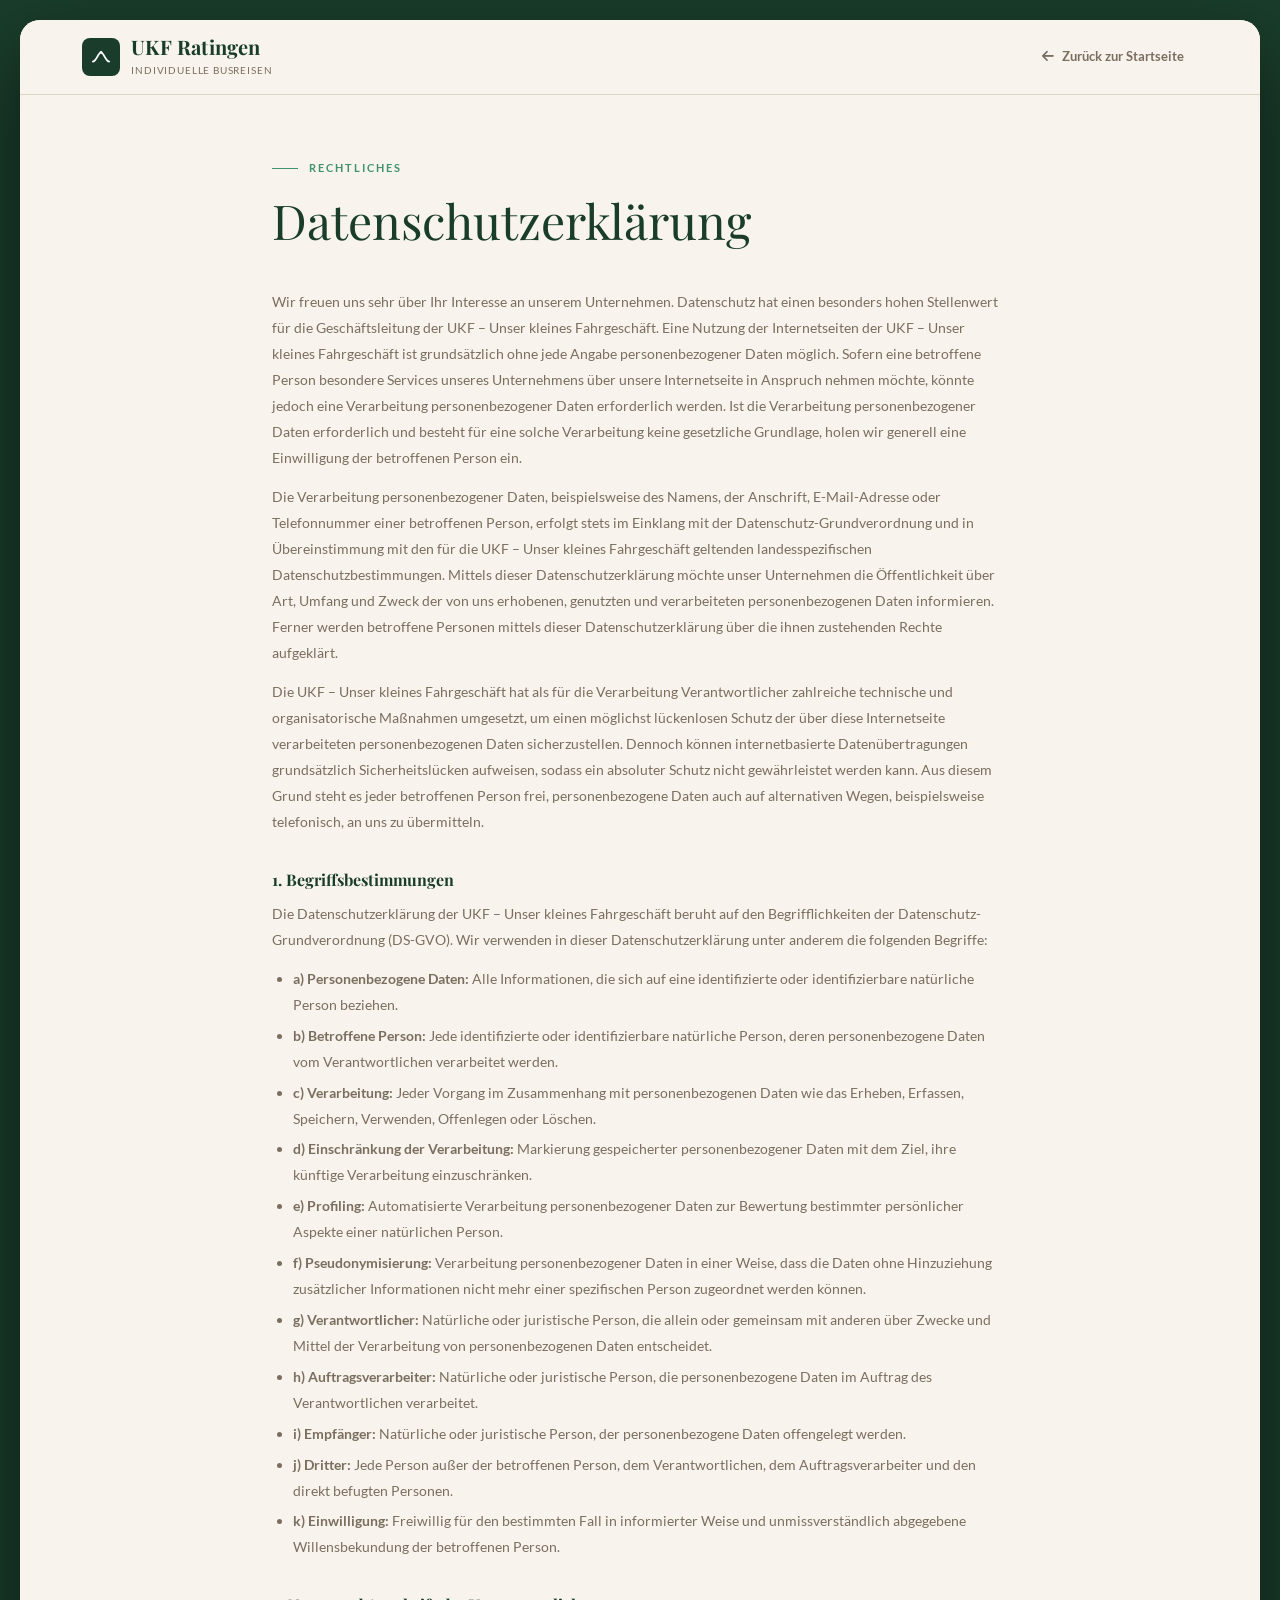
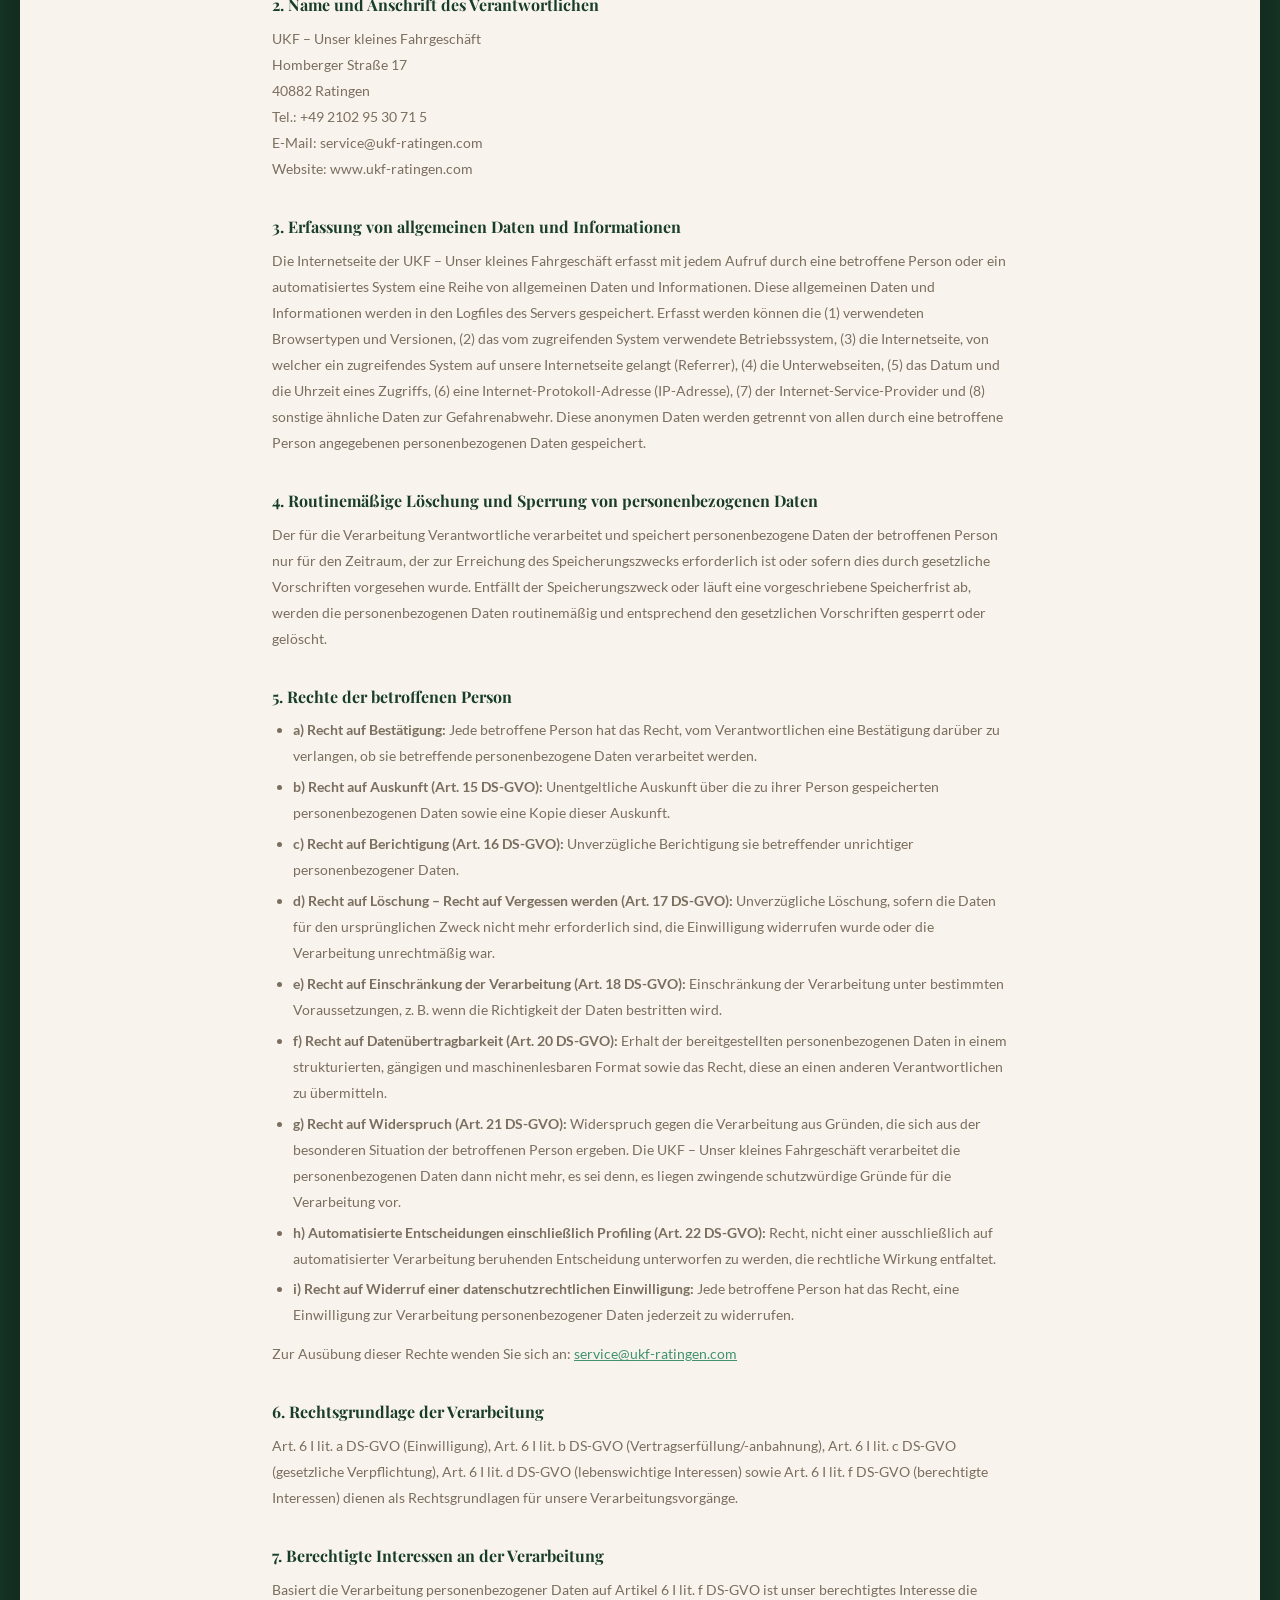
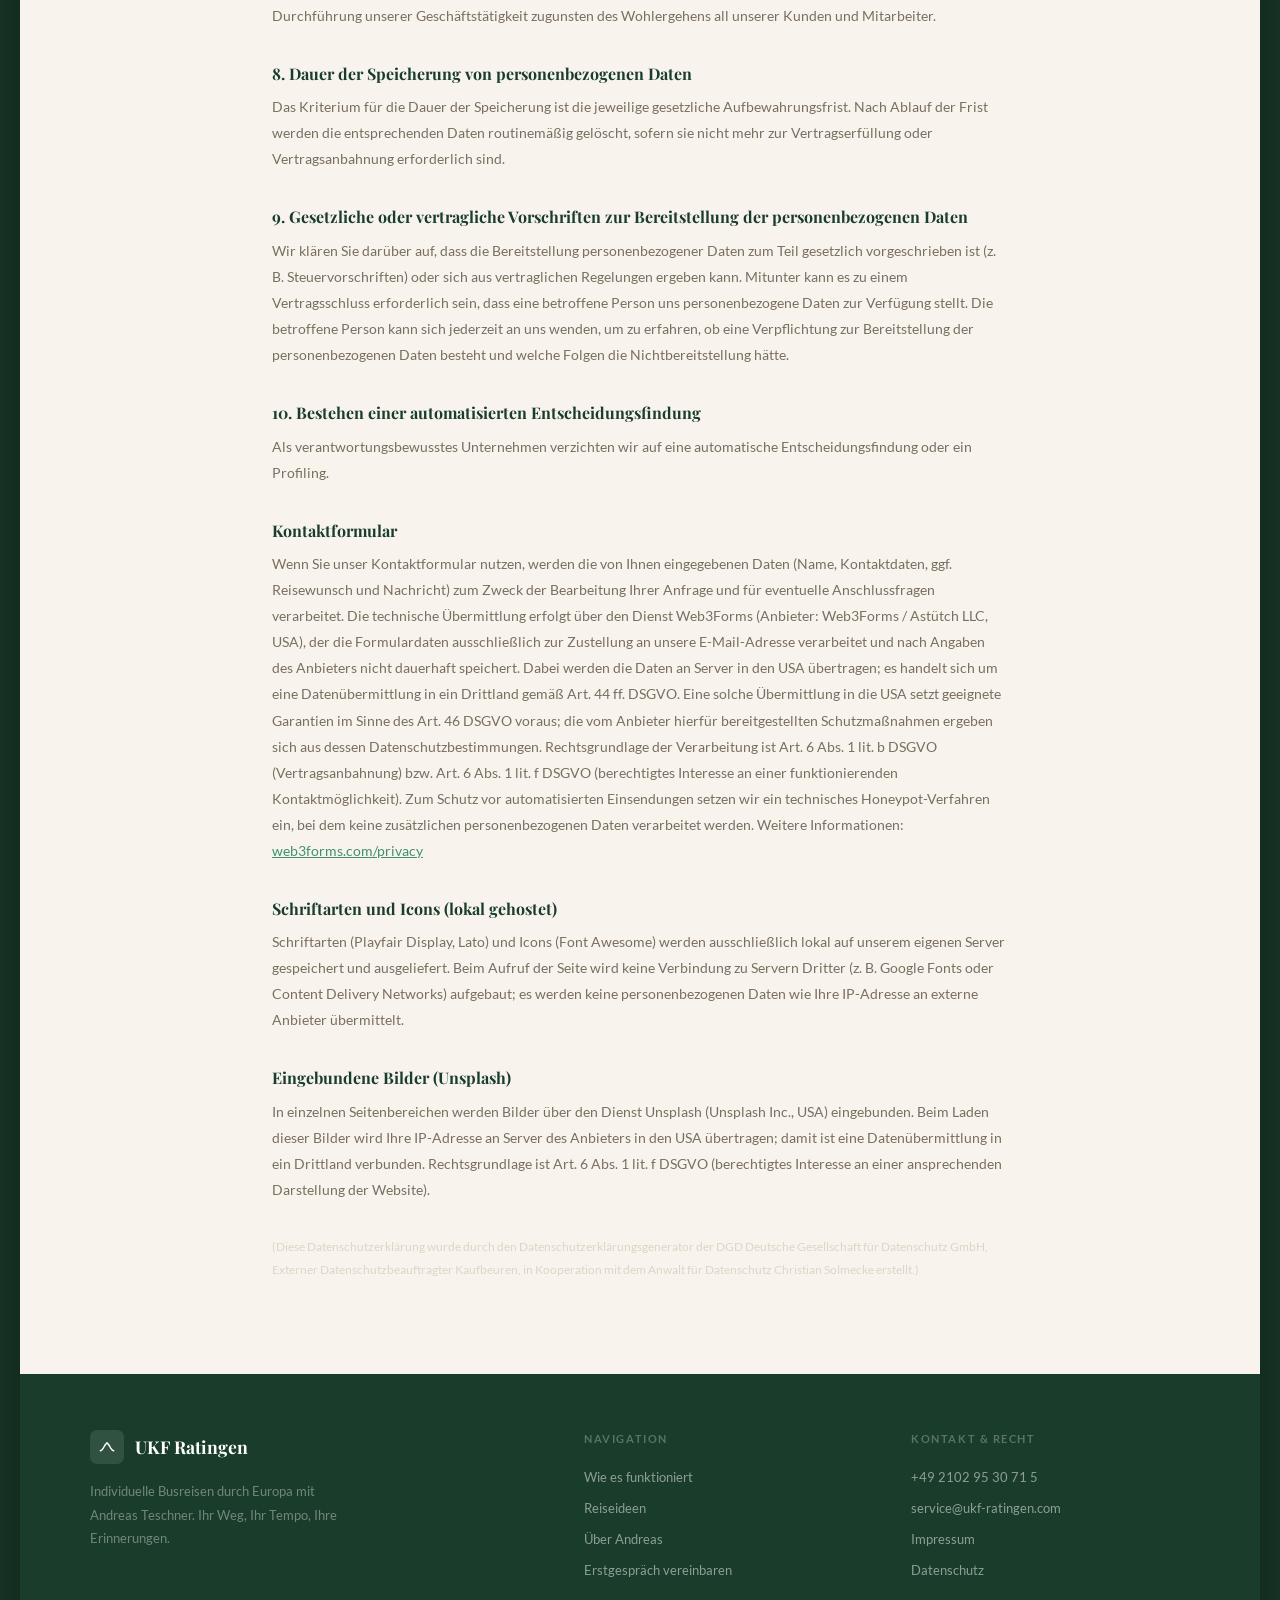
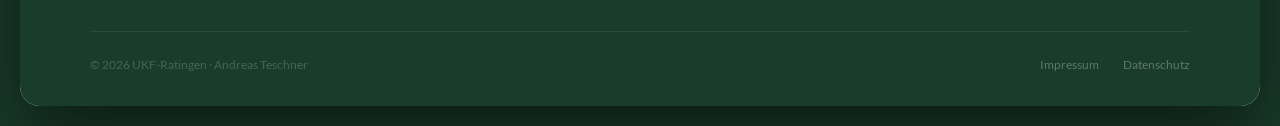
<file: datenschutz.html>
<!DOCTYPE html>
<html lang="de">
<head>
  <meta charset="UTF-8"/>
  <meta name="viewport" content="width=device-width, initial-scale=1.0"/>
  <title>Datenschutz – UKF-Ratingen</title>
  <meta name="robots" content="noindex, follow"/>
  <link rel="canonical" href="https://ukf-ratingen.com/datenschutz.html"/>
  <link rel="icon" type="image/svg+xml" href="favicon.svg"/>
  <link rel="stylesheet" href="assets/fonts/fonts.css"/>
  <link rel="stylesheet" href="assets/fa/css/fontawesome.min.css"/>
  <link rel="stylesheet" href="assets/fa/css/solid.min.css"/>

  <style>
    :root {
      --forest:   #1a3d2b;
      --forest-2: #254d38;
      --green:    #2d6a4f;
      --green-lt: #40916c;
      --gold:     #b5893a;
      --gold-lt:  #d4a853;
      --cream:    #f8f4ed;
      --warm-off: #f0ebe0;
      --white:    #ffffff;
      --border:   #ddd5c5;
      --muted:    #7a6e5f;
      --text:     #1e1a14;
    }

    *, *::before, *::after { box-sizing: border-box; margin: 0; padding: 0; }
    html { scroll-behavior: smooth; }
    body {
      font-family: 'Lato', sans-serif;
      background: var(--forest);
      color: var(--text);
      padding: 20px;
      line-height: 1.6;
    }

    .page-wrapper {
      max-width: 1400px; margin: 0 auto;
      background: var(--cream);
      border-radius: 20px;
      box-shadow: 0 32px 80px rgba(0,0,0,0.55);
      min-height: calc(100vh - 40px);
      display: flex;
      flex-direction: column;
    }

    header {
      display: flex; justify-content: space-between; align-items: center;
      padding: 1rem 5%;
      background: rgba(248,244,237,0.97);
      backdrop-filter: blur(14px);
      position: sticky;
      top: 0;
      z-index: 200;
      border-bottom: 1px solid var(--border);
      border-radius: 20px 20px 0 0;
    }

    .logo {
      display: flex; align-items: center; gap: 0.7rem;
      text-decoration: none;
    }
    .logo-mark {
      width: 38px; height: 38px; border-radius: 8px;
      background: var(--forest);
      display: flex; align-items: center; justify-content: center;
      flex-shrink: 0;
    }
    .logo-mark svg { width: 22px; height: 22px; fill: none; }
    .logo-text {
      font-family: 'Playfair Display', serif;
      font-size: 1.25rem; font-weight: 700;
      color: var(--forest); line-height: 1.1;
      letter-spacing: 0.01em;
    }
    .logo-sub {
      font-size: 0.65rem; font-weight: 400;
      color: var(--muted); letter-spacing: 0.08em;
      text-transform: uppercase; display: block;
    }

    .nav-back {
      display: inline-flex; align-items: center; gap: 0.5rem;
      font-size: 0.84rem; font-weight: 600; color: var(--muted);
      text-decoration: none; padding: 0.45rem 0.85rem;
      border-radius: 6px; transition: all .2s;
    }
    .nav-back:hover { color: var(--forest); background: var(--warm-off); }

    /* CONTENT */
    .legal-content {
      flex: 1;
      padding: 4rem 5% 5rem;
      max-width: 860px;
      margin: 0 auto;
      width: 100%;
    }

    .kicker {
      font-size: 0.7rem; font-weight: 700; letter-spacing: 0.18em;
      text-transform: uppercase; color: var(--green-lt);
      display: flex; align-items: center; gap: 0.7rem; margin-bottom: 0.9rem;
    }
    .kicker::before { content:''; width: 26px; height: 1px; background: var(--green-lt); }

    h1 {
      font-family: 'Playfair Display', serif;
      font-size: clamp(2rem, 4vw, 3rem);
      font-weight: 400; color: var(--forest);
      line-height: 1.2; margin-bottom: 2.5rem;
    }

    h2 {
      font-family: 'Playfair Display', serif;
      font-size: 1rem; font-weight: 700;
      color: var(--forest); margin: 2rem 0 0.5rem;
    }

    p {
      font-size: 0.88rem; color: var(--muted);
      line-height: 1.85; margin-bottom: 0.8rem;
    }

    ul {
      padding-left: 1.3rem; margin-bottom: 0.8rem;
    }
    li {
      font-size: 0.88rem; color: var(--muted);
      line-height: 1.85; margin-bottom: 0.3rem;
    }

    a { color: var(--green-lt); }
    a:hover { color: var(--green); }

    .source-note {
      font-size: 0.78rem; color: var(--border); margin-top: 2rem;
    }

    /* FOOTER */
    footer {
      background: var(--forest);
      border-radius: 0 0 20px 20px;
      padding: 3.5rem 5% 2rem;
      margin-top: auto;
    }
    .footer-inner {
      max-width: 1100px; margin: 0 auto;
      display: grid; grid-template-columns: 1.6fr 1fr 1fr;
      gap: 3rem; padding-bottom: 2.5rem;
      border-bottom: 1px solid rgba(255,255,255,0.07);
    }
    .footer-logo-wrap {
      display: flex; align-items: center; gap: 0.7rem; margin-bottom: 1rem;
    }
    .footer-logo-mark {
      width: 34px; height: 34px; border-radius: 7px;
      background: rgba(255,255,255,0.1);
      display: flex; align-items: center; justify-content: center;
    }
    .footer-logo-mark svg { width: 18px; height: 18px; fill: none; }
    .footer-logo-text {
      font-family: 'Playfair Display', serif;
      font-size: 1.1rem; color: var(--white); font-weight: 700;
    }
    .footer-brand p { font-size: 0.82rem; color: rgba(255,255,255,0.38); line-height: 1.8; max-width: 260px; }
    .footer-col h5 {
      font-size: 0.7rem; font-weight: 700; text-transform: uppercase;
      letter-spacing: 0.14em; color: rgba(255,255,255,0.28); margin-bottom: 1.2rem;
    }
    .footer-col a {
      display: block; font-size: 0.83rem; color: rgba(255,255,255,0.5);
      text-decoration: none; margin-bottom: 0.6rem; transition: color .2s;
    }
    .footer-col a:hover { color: var(--gold-lt); }
    .footer-bottom {
      max-width: 1100px; margin: 0 auto; padding-top: 1.5rem;
      display: flex; justify-content: space-between; align-items: center;
      font-size: 0.72rem; color: rgba(255,255,255,0.2); flex-wrap: wrap; gap: 0.5rem;
    }
    .footer-legal { display: flex; gap: 1.5rem; }
    .footer-legal a { color: rgba(255,255,255,0.3); text-decoration: none; font-size: 0.72rem; transition: color .15s; }
    .footer-legal a:hover { color: rgba(255,255,255,0.6); }

    @media(max-width: 960px) {
      body { padding: 0; }
      .page-wrapper { border-radius: 0; box-shadow: none; }
      header { border-radius: 0; }
      footer { border-radius: 0; }
      .footer-inner { grid-template-columns: 1fr; gap: 2rem; }
    }
  </style>
</head>
<body>
<div class="page-wrapper">

  <header>
    <a class="logo" href="index.html">
      <div class="logo-mark">
        <svg viewBox="0 0 24 24" stroke="white" stroke-width="1.8" stroke-linecap="round">
          <path d="M3 17 C7 17 9 7 12 7 C15 7 17 17 21 17"/>
          <circle cx="12" cy="7" r="1.5" fill="white" stroke="none"/>
        </svg>
      </div>
      <div>
        <span class="logo-text">UKF Ratingen</span>
        <span class="logo-sub">Individuelle Busreisen</span>
      </div>
    </a>
    <a class="nav-back" href="index.html"><i class="fas fa-arrow-left"></i> Zurück zur Startseite</a>
  </header>

  <main class="legal-content">
    <div class="kicker">Rechtliches</div>
    <h1>Datenschutzerklärung</h1>

    <p>Wir freuen uns sehr über Ihr Interesse an unserem Unternehmen. Datenschutz hat einen besonders hohen Stellenwert für die Geschäftsleitung der UKF – Unser kleines Fahrgeschäft. Eine Nutzung der Internetseiten der UKF – Unser kleines Fahrgeschäft ist grundsätzlich ohne jede Angabe personenbezogener Daten möglich. Sofern eine betroffene Person besondere Services unseres Unternehmens über unsere Internetseite in Anspruch nehmen möchte, könnte jedoch eine Verarbeitung personenbezogener Daten erforderlich werden. Ist die Verarbeitung personenbezogener Daten erforderlich und besteht für eine solche Verarbeitung keine gesetzliche Grundlage, holen wir generell eine Einwilligung der betroffenen Person ein.</p>
    <p>Die Verarbeitung personenbezogener Daten, beispielsweise des Namens, der Anschrift, E-Mail-Adresse oder Telefonnummer einer betroffenen Person, erfolgt stets im Einklang mit der Datenschutz-Grundverordnung und in Übereinstimmung mit den für die UKF – Unser kleines Fahrgeschäft geltenden landesspezifischen Datenschutzbestimmungen. Mittels dieser Datenschutzerklärung möchte unser Unternehmen die Öffentlichkeit über Art, Umfang und Zweck der von uns erhobenen, genutzten und verarbeiteten personenbezogenen Daten informieren. Ferner werden betroffene Personen mittels dieser Datenschutzerklärung über die ihnen zustehenden Rechte aufgeklärt.</p>
    <p>Die UKF – Unser kleines Fahrgeschäft hat als für die Verarbeitung Verantwortlicher zahlreiche technische und organisatorische Maßnahmen umgesetzt, um einen möglichst lückenlosen Schutz der über diese Internetseite verarbeiteten personenbezogenen Daten sicherzustellen. Dennoch können internetbasierte Datenübertragungen grundsätzlich Sicherheitslücken aufweisen, sodass ein absoluter Schutz nicht gewährleistet werden kann. Aus diesem Grund steht es jeder betroffenen Person frei, personenbezogene Daten auch auf alternativen Wegen, beispielsweise telefonisch, an uns zu übermitteln.</p>

    <h2>1. Begriffsbestimmungen</h2>
    <p>Die Datenschutzerklärung der UKF – Unser kleines Fahrgeschäft beruht auf den Begrifflichkeiten der Datenschutz-Grundverordnung (DS-GVO). Wir verwenden in dieser Datenschutzerklärung unter anderem die folgenden Begriffe:</p>
    <ul>
      <li><strong>a) Personenbezogene Daten:</strong> Alle Informationen, die sich auf eine identifizierte oder identifizierbare natürliche Person beziehen.</li>
      <li><strong>b) Betroffene Person:</strong> Jede identifizierte oder identifizierbare natürliche Person, deren personenbezogene Daten vom Verantwortlichen verarbeitet werden.</li>
      <li><strong>c) Verarbeitung:</strong> Jeder Vorgang im Zusammenhang mit personenbezogenen Daten wie das Erheben, Erfassen, Speichern, Verwenden, Offenlegen oder Löschen.</li>
      <li><strong>d) Einschränkung der Verarbeitung:</strong> Markierung gespeicherter personenbezogener Daten mit dem Ziel, ihre künftige Verarbeitung einzuschränken.</li>
      <li><strong>e) Profiling:</strong> Automatisierte Verarbeitung personenbezogener Daten zur Bewertung bestimmter persönlicher Aspekte einer natürlichen Person.</li>
      <li><strong>f) Pseudonymisierung:</strong> Verarbeitung personenbezogener Daten in einer Weise, dass die Daten ohne Hinzuziehung zusätzlicher Informationen nicht mehr einer spezifischen Person zugeordnet werden können.</li>
      <li><strong>g) Verantwortlicher:</strong> Natürliche oder juristische Person, die allein oder gemeinsam mit anderen über Zwecke und Mittel der Verarbeitung von personenbezogenen Daten entscheidet.</li>
      <li><strong>h) Auftragsverarbeiter:</strong> Natürliche oder juristische Person, die personenbezogene Daten im Auftrag des Verantwortlichen verarbeitet.</li>
      <li><strong>i) Empfänger:</strong> Natürliche oder juristische Person, der personenbezogene Daten offengelegt werden.</li>
      <li><strong>j) Dritter:</strong> Jede Person außer der betroffenen Person, dem Verantwortlichen, dem Auftragsverarbeiter und den direkt befugten Personen.</li>
      <li><strong>k) Einwilligung:</strong> Freiwillig für den bestimmten Fall in informierter Weise und unmissverständlich abgegebene Willensbekundung der betroffenen Person.</li>
    </ul>

    <h2>2. Name und Anschrift des Verantwortlichen</h2>
    <p>UKF – Unser kleines Fahrgeschäft<br>Homberger Straße 17<br>40882 Ratingen<br>Tel.: +49 2102 95 30 71 5<br>E-Mail: service@ukf-ratingen.com<br>Website: www.ukf-ratingen.com</p>

    <h2>3. Erfassung von allgemeinen Daten und Informationen</h2>
    <p>Die Internetseite der UKF – Unser kleines Fahrgeschäft erfasst mit jedem Aufruf durch eine betroffene Person oder ein automatisiertes System eine Reihe von allgemeinen Daten und Informationen. Diese allgemeinen Daten und Informationen werden in den Logfiles des Servers gespeichert. Erfasst werden können die (1) verwendeten Browsertypen und Versionen, (2) das vom zugreifenden System verwendete Betriebssystem, (3) die Internetseite, von welcher ein zugreifendes System auf unsere Internetseite gelangt (Referrer), (4) die Unterwebseiten, (5) das Datum und die Uhrzeit eines Zugriffs, (6) eine Internet-Protokoll-Adresse (IP-Adresse), (7) der Internet-Service-Provider und (8) sonstige ähnliche Daten zur Gefahrenabwehr. Diese anonymen Daten werden getrennt von allen durch eine betroffene Person angegebenen personenbezogenen Daten gespeichert.</p>

    <h2>4. Routinemäßige Löschung und Sperrung von personenbezogenen Daten</h2>
    <p>Der für die Verarbeitung Verantwortliche verarbeitet und speichert personenbezogene Daten der betroffenen Person nur für den Zeitraum, der zur Erreichung des Speicherungszwecks erforderlich ist oder sofern dies durch gesetzliche Vorschriften vorgesehen wurde. Entfällt der Speicherungszweck oder läuft eine vorgeschriebene Speicherfrist ab, werden die personenbezogenen Daten routinemäßig und entsprechend den gesetzlichen Vorschriften gesperrt oder gelöscht.</p>

    <h2>5. Rechte der betroffenen Person</h2>
    <ul>
      <li><strong>a) Recht auf Bestätigung:</strong> Jede betroffene Person hat das Recht, vom Verantwortlichen eine Bestätigung darüber zu verlangen, ob sie betreffende personenbezogene Daten verarbeitet werden.</li>
      <li><strong>b) Recht auf Auskunft (Art. 15 DS-GVO):</strong> Unentgeltliche Auskunft über die zu ihrer Person gespeicherten personenbezogenen Daten sowie eine Kopie dieser Auskunft.</li>
      <li><strong>c) Recht auf Berichtigung (Art. 16 DS-GVO):</strong> Unverzügliche Berichtigung sie betreffender unrichtiger personenbezogener Daten.</li>
      <li><strong>d) Recht auf Löschung – Recht auf Vergessen werden (Art. 17 DS-GVO):</strong> Unverzügliche Löschung, sofern die Daten für den ursprünglichen Zweck nicht mehr erforderlich sind, die Einwilligung widerrufen wurde oder die Verarbeitung unrechtmäßig war.</li>
      <li><strong>e) Recht auf Einschränkung der Verarbeitung (Art. 18 DS-GVO):</strong> Einschränkung der Verarbeitung unter bestimmten Voraussetzungen, z. B. wenn die Richtigkeit der Daten bestritten wird.</li>
      <li><strong>f) Recht auf Datenübertragbarkeit (Art. 20 DS-GVO):</strong> Erhalt der bereitgestellten personenbezogenen Daten in einem strukturierten, gängigen und maschinenlesbaren Format sowie das Recht, diese an einen anderen Verantwortlichen zu übermitteln.</li>
      <li><strong>g) Recht auf Widerspruch (Art. 21 DS-GVO):</strong> Widerspruch gegen die Verarbeitung aus Gründen, die sich aus der besonderen Situation der betroffenen Person ergeben. Die UKF – Unser kleines Fahrgeschäft verarbeitet die personenbezogenen Daten dann nicht mehr, es sei denn, es liegen zwingende schutzwürdige Gründe für die Verarbeitung vor.</li>
      <li><strong>h) Automatisierte Entscheidungen einschließlich Profiling (Art. 22 DS-GVO):</strong> Recht, nicht einer ausschließlich auf automatisierter Verarbeitung beruhenden Entscheidung unterworfen zu werden, die rechtliche Wirkung entfaltet.</li>
      <li><strong>i) Recht auf Widerruf einer datenschutzrechtlichen Einwilligung:</strong> Jede betroffene Person hat das Recht, eine Einwilligung zur Verarbeitung personenbezogener Daten jederzeit zu widerrufen.</li>
    </ul>
    <p>Zur Ausübung dieser Rechte wenden Sie sich an: <a href="mailto:service@ukf-ratingen.com">service@ukf-ratingen.com</a></p>

    <h2>6. Rechtsgrundlage der Verarbeitung</h2>
    <p>Art. 6 I lit. a DS-GVO (Einwilligung), Art. 6 I lit. b DS-GVO (Vertragserfüllung/-anbahnung), Art. 6 I lit. c DS-GVO (gesetzliche Verpflichtung), Art. 6 I lit. d DS-GVO (lebenswichtige Interessen) sowie Art. 6 I lit. f DS-GVO (berechtigte Interessen) dienen als Rechtsgrundlagen für unsere Verarbeitungsvorgänge.</p>

    <h2>7. Berechtigte Interessen an der Verarbeitung</h2>
    <p>Basiert die Verarbeitung personenbezogener Daten auf Artikel 6 I lit. f DS-GVO ist unser berechtigtes Interesse die Durchführung unserer Geschäftstätigkeit zugunsten des Wohlergehens all unserer Kunden und Mitarbeiter.</p>

    <h2>8. Dauer der Speicherung von personenbezogenen Daten</h2>
    <p>Das Kriterium für die Dauer der Speicherung ist die jeweilige gesetzliche Aufbewahrungsfrist. Nach Ablauf der Frist werden die entsprechenden Daten routinemäßig gelöscht, sofern sie nicht mehr zur Vertragserfüllung oder Vertragsanbahnung erforderlich sind.</p>

    <h2>9. Gesetzliche oder vertragliche Vorschriften zur Bereitstellung der personenbezogenen Daten</h2>
    <p>Wir klären Sie darüber auf, dass die Bereitstellung personenbezogener Daten zum Teil gesetzlich vorgeschrieben ist (z. B. Steuervorschriften) oder sich aus vertraglichen Regelungen ergeben kann. Mitunter kann es zu einem Vertragsschluss erforderlich sein, dass eine betroffene Person uns personenbezogene Daten zur Verfügung stellt. Die betroffene Person kann sich jederzeit an uns wenden, um zu erfahren, ob eine Verpflichtung zur Bereitstellung der personenbezogenen Daten besteht und welche Folgen die Nichtbereitstellung hätte.</p>

    <h2>10. Bestehen einer automatisierten Entscheidungsfindung</h2>
    <p>Als verantwortungsbewusstes Unternehmen verzichten wir auf eine automatische Entscheidungsfindung oder ein Profiling.</p>

    <h2>Kontaktformular</h2>
    <p>Wenn Sie unser Kontaktformular nutzen, werden die von Ihnen eingegebenen Daten (Name, Kontaktdaten, ggf. Reisewunsch und Nachricht) zum Zweck der Bearbeitung Ihrer Anfrage und für eventuelle Anschlussfragen verarbeitet. Die technische Übermittlung erfolgt über den Dienst Web3Forms (Anbieter: Web3Forms / Astütch LLC, USA), der die Formulardaten ausschließlich zur Zustellung an unsere E-Mail-Adresse verarbeitet und nach Angaben des Anbieters nicht dauerhaft speichert. Dabei werden die Daten an Server in den USA übertragen; es handelt sich um eine Datenübermittlung in ein Drittland gemäß Art. 44 ff. DSGVO. Eine solche Übermittlung in die USA setzt geeignete Garantien im Sinne des Art. 46 DSGVO voraus; die vom Anbieter hierfür bereitgestellten Schutzmaßnahmen ergeben sich aus dessen Datenschutzbestimmungen. Rechtsgrundlage der Verarbeitung ist Art. 6 Abs. 1 lit. b DSGVO (Vertragsanbahnung) bzw. Art. 6 Abs. 1 lit. f DSGVO (berechtigtes Interesse an einer funktionierenden Kontaktmöglichkeit). Zum Schutz vor automatisierten Einsendungen setzen wir ein technisches Honeypot-Verfahren ein, bei dem keine zusätzlichen personenbezogenen Daten verarbeitet werden. Weitere Informationen: <a href="https://web3forms.com/privacy" target="_blank" rel="noopener">web3forms.com/privacy</a></p>

    <h2>Schriftarten und Icons (lokal gehostet)</h2>
    <p>Schriftarten (Playfair Display, Lato) und Icons (Font Awesome) werden ausschließlich lokal auf unserem eigenen Server gespeichert und ausgeliefert. Beim Aufruf der Seite wird keine Verbindung zu Servern Dritter (z. B. Google Fonts oder Content Delivery Networks) aufgebaut; es werden keine personenbezogenen Daten wie Ihre IP-Adresse an externe Anbieter übermittelt.</p>

      <h2>Eingebundene Bilder (Unsplash)</h2>
      <p>In einzelnen Seitenbereichen werden Bilder über den Dienst Unsplash (Unsplash Inc., USA) eingebunden. Beim Laden dieser Bilder wird Ihre IP-Adresse an Server des Anbieters in den USA übertragen; damit ist eine Datenübermittlung in ein Drittland verbunden. Rechtsgrundlage ist Art. 6 Abs. 1 lit. f DSGVO (berechtigtes Interesse an einer ansprechenden Darstellung der Website).</p>

    <p class="source-note">(Diese Datenschutzerklärung wurde durch den Datenschutzerklärungsgenerator der DGD Deutsche Gesellschaft für Datenschutz GmbH, Externer Datenschutzbeauftragter Kaufbeuren, in Kooperation mit dem Anwalt für Datenschutz Christian Solmecke erstellt.)</p>
  </main>

  <footer>
    <div class="footer-inner">
      <div class="footer-brand">
        <div class="footer-logo-wrap">
          <div class="footer-logo-mark">
            <svg viewBox="0 0 24 24" stroke="white" stroke-width="1.8" stroke-linecap="round">
              <path d="M3 17 C7 17 9 7 12 7 C15 7 17 17 21 17"/>
              <circle cx="12" cy="7" r="1.5" fill="white" stroke="none"/>
            </svg>
          </div>
          <span class="footer-logo-text">UKF Ratingen</span>
        </div>
        <p>Individuelle Busreisen durch Europa mit Andreas Teschner. Ihr Weg, Ihr Tempo, Ihre Erinnerungen.</p>
      </div>
      <div class="footer-col">
        <h5>Navigation</h5>
        <a href="index.html#schritte">Wie es funktioniert</a>
        <a href="index.html#reisen">Reiseideen</a>
        <a href="index.html#andreas">Über Andreas</a>
        <a href="index.html#kontakt">Erstgespräch vereinbaren</a>
      </div>
      <div class="footer-col">
        <h5>Kontakt &amp; Recht</h5>
        <a href="tel:+4921029530715">+49 2102 95 30 71 5</a>
        <a href="mailto:service@ukf-ratingen.com">service@ukf-ratingen.com</a>
        <a href="impressum.html">Impressum</a>
        <a href="datenschutz.html">Datenschutz</a>
      </div>
    </div>
    <div class="footer-bottom">
      <span>© 2026 UKF-Ratingen · Andreas Teschner</span>
      <div class="footer-legal">
        <a href="impressum.html">Impressum</a>
        <a href="datenschutz.html">Datenschutz</a>
      </div>
    </div>
  </footer>

</div>
</body>
</html>
</file>
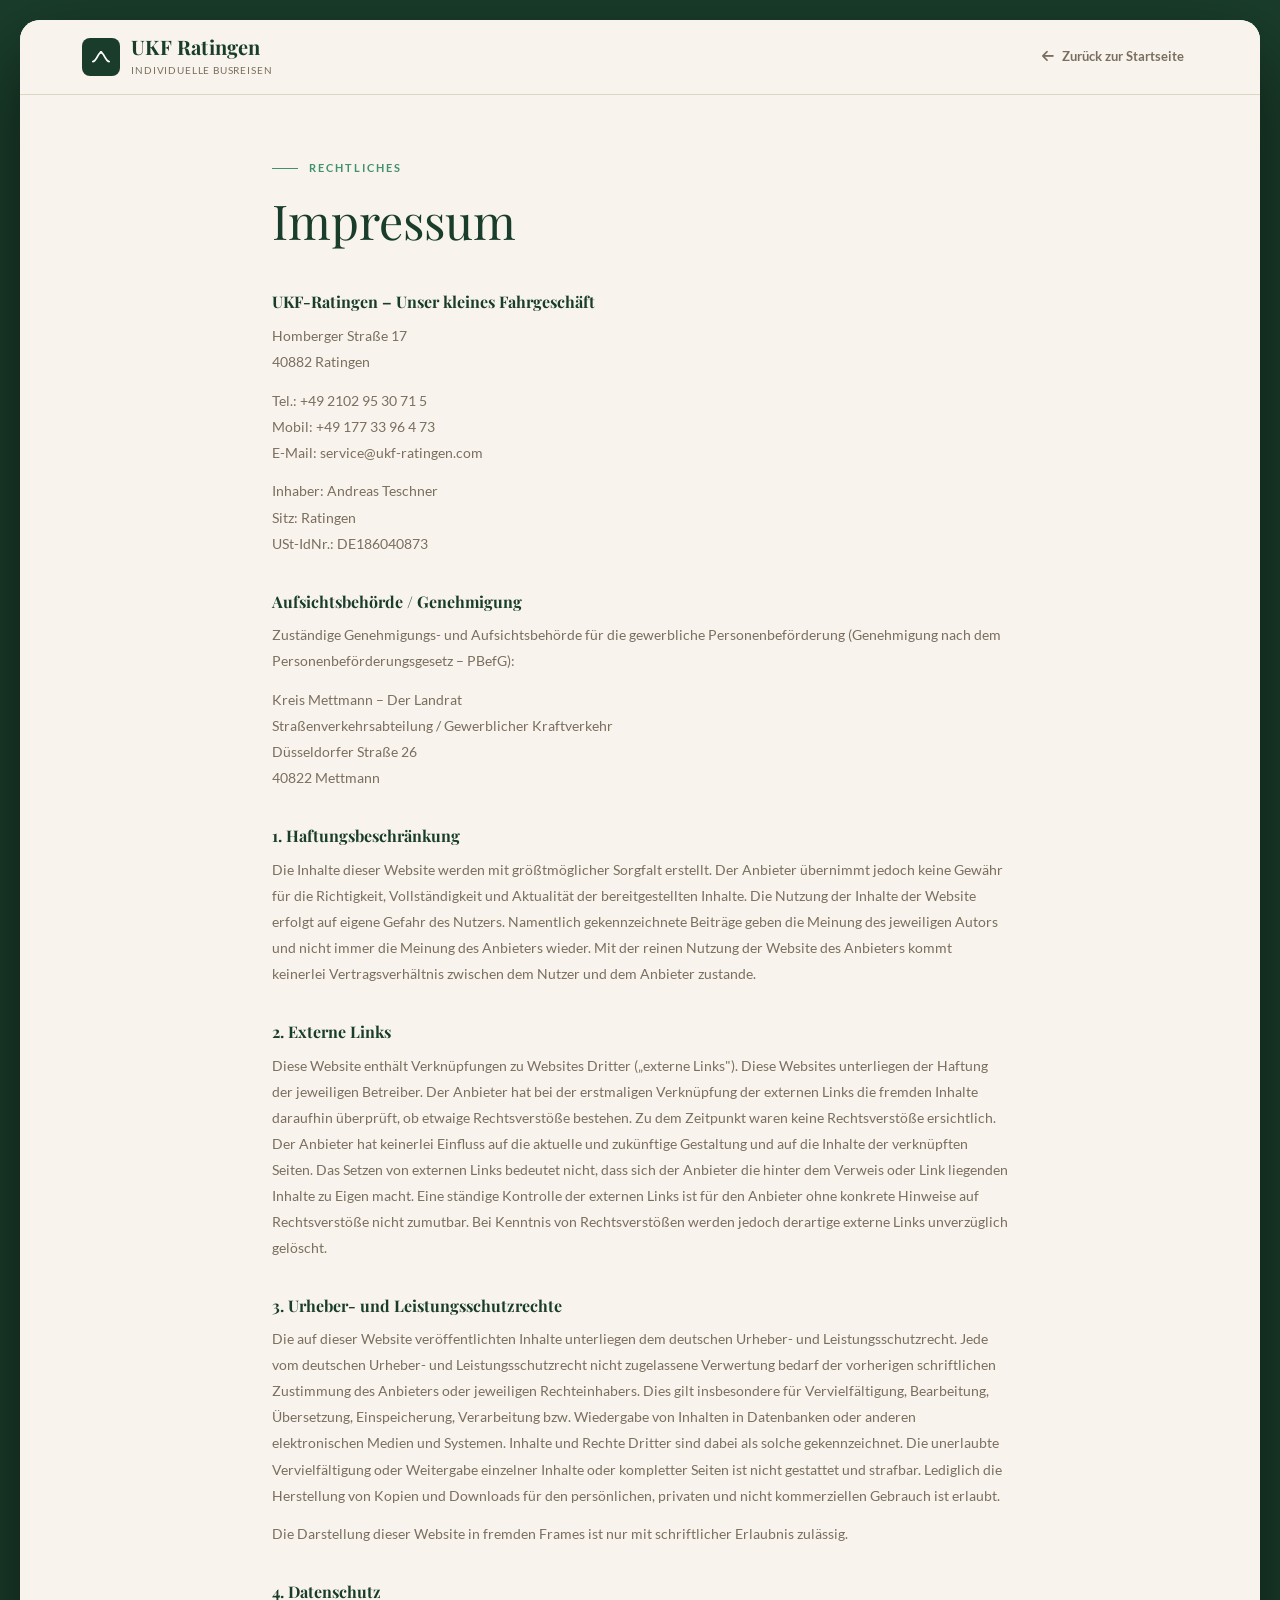
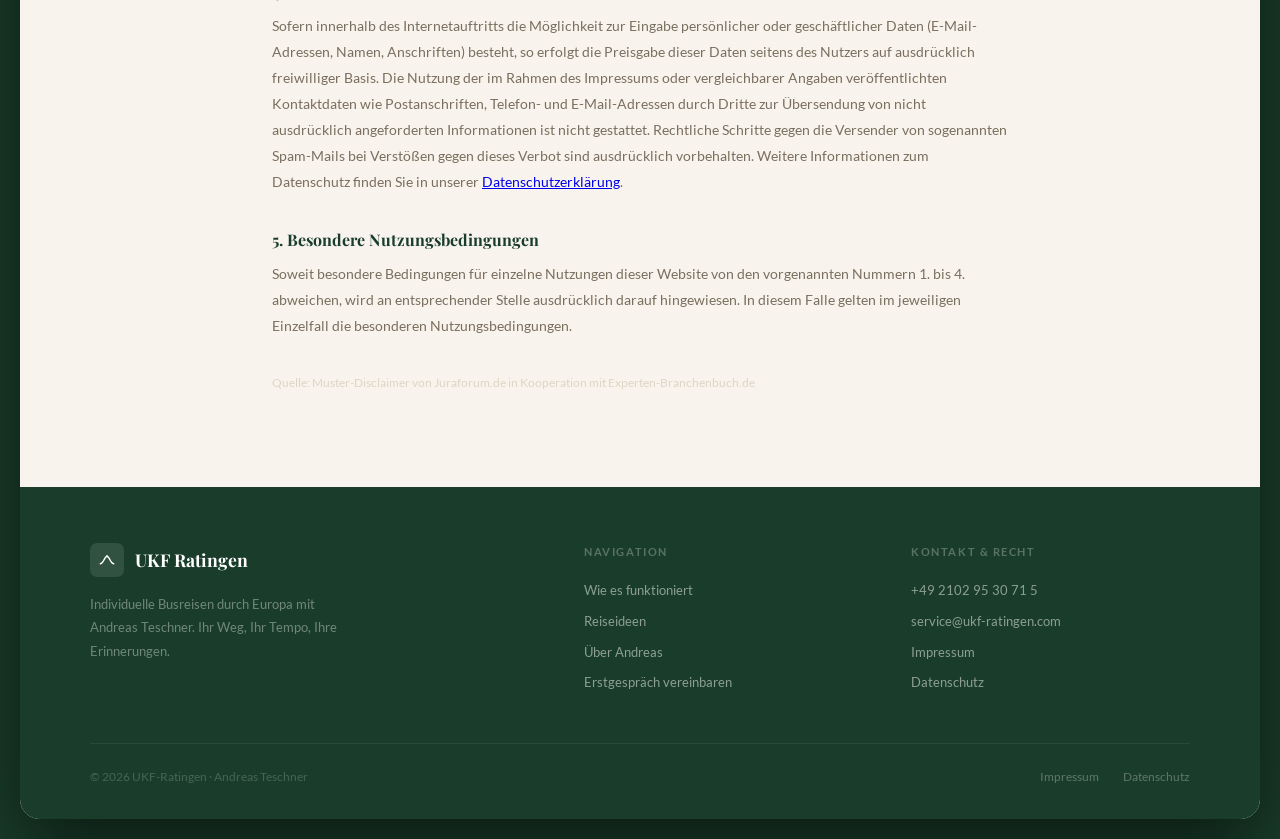
<file: impressum.html>
<!DOCTYPE html>
<html lang="de">
<head>
  <meta charset="UTF-8"/>
  <meta name="viewport" content="width=device-width, initial-scale=1.0"/>
  <title>Impressum – UKF-Ratingen</title>
  <meta name="robots" content="noindex, follow"/>
  <link rel="canonical" href="https://ukf-ratingen.com/impressum.html"/>
  <link rel="icon" type="image/svg+xml" href="favicon.svg"/>
  <link rel="stylesheet" href="assets/fonts/fonts.css"/>
  <link rel="stylesheet" href="assets/fa/css/fontawesome.min.css"/>
  <link rel="stylesheet" href="assets/fa/css/solid.min.css"/>

  <style>
    :root {
      --forest:   #1a3d2b;
      --forest-2: #254d38;
      --green:    #2d6a4f;
      --green-lt: #40916c;
      --gold:     #b5893a;
      --gold-lt:  #d4a853;
      --cream:    #f8f4ed;
      --warm-off: #f0ebe0;
      --white:    #ffffff;
      --border:   #ddd5c5;
      --muted:    #7a6e5f;
      --text:     #1e1a14;
    }

    *, *::before, *::after { box-sizing: border-box; margin: 0; padding: 0; }
    html { scroll-behavior: smooth; }
    body {
      font-family: 'Lato', sans-serif;
      background: var(--forest);
      color: var(--text);
      padding: 20px;
      line-height: 1.6;
    }

    .page-wrapper {
      max-width: 1400px; margin: 0 auto;
      background: var(--cream);
      border-radius: 20px;
      box-shadow: 0 32px 80px rgba(0,0,0,0.55);
      min-height: calc(100vh - 40px);
      display: flex;
      flex-direction: column;
    }

    header {
      display: flex; justify-content: space-between; align-items: center;
      padding: 1rem 5%;
      background: rgba(248,244,237,0.97);
      backdrop-filter: blur(14px);
      position: sticky;
      top: 0;
      z-index: 200;
      border-bottom: 1px solid var(--border);
      border-radius: 20px 20px 0 0;
    }

    .logo {
      display: flex; align-items: center; gap: 0.7rem;
      text-decoration: none;
    }
    .logo-mark {
      width: 38px; height: 38px; border-radius: 8px;
      background: var(--forest);
      display: flex; align-items: center; justify-content: center;
      flex-shrink: 0;
    }
    .logo-mark svg { width: 22px; height: 22px; fill: none; }
    .logo-text {
      font-family: 'Playfair Display', serif;
      font-size: 1.25rem; font-weight: 700;
      color: var(--forest); line-height: 1.1;
      letter-spacing: 0.01em;
    }
    .logo-sub {
      font-size: 0.65rem; font-weight: 400;
      color: var(--muted); letter-spacing: 0.08em;
      text-transform: uppercase; display: block;
    }

    .nav-back {
      display: inline-flex; align-items: center; gap: 0.5rem;
      font-size: 0.84rem; font-weight: 600; color: var(--muted);
      text-decoration: none; padding: 0.45rem 0.85rem;
      border-radius: 6px; transition: all .2s;
    }
    .nav-back:hover { color: var(--forest); background: var(--warm-off); }

    /* CONTENT */
    .legal-content {
      flex: 1;
      padding: 4rem 5% 5rem;
      max-width: 860px;
      margin: 0 auto;
      width: 100%;
    }

    .kicker {
      font-size: 0.7rem; font-weight: 700; letter-spacing: 0.18em;
      text-transform: uppercase; color: var(--green-lt);
      display: flex; align-items: center; gap: 0.7rem; margin-bottom: 0.9rem;
    }
    .kicker::before { content:''; width: 26px; height: 1px; background: var(--green-lt); }

    h1 {
      font-family: 'Playfair Display', serif;
      font-size: clamp(2rem, 4vw, 3rem);
      font-weight: 400; color: var(--forest);
      line-height: 1.2; margin-bottom: 2.5rem;
    }
    h1 em { font-style: italic; color: var(--green-lt); }

    h2 {
      font-family: 'Playfair Display', serif;
      font-size: 1rem; font-weight: 700;
      color: var(--forest); margin: 2rem 0 0.5rem;
    }

    p {
      font-size: 0.88rem; color: var(--muted);
      line-height: 1.85; margin-bottom: 0.8rem;
    }

    .source-note {
      font-size: 0.78rem; color: var(--border); margin-top: 2rem;
    }

    /* FOOTER */
    footer {
      background: var(--forest);
      border-radius: 0 0 20px 20px;
      padding: 3.5rem 5% 2rem;
      margin-top: auto;
    }
    .footer-inner {
      max-width: 1100px; margin: 0 auto;
      display: grid; grid-template-columns: 1.6fr 1fr 1fr;
      gap: 3rem; padding-bottom: 2.5rem;
      border-bottom: 1px solid rgba(255,255,255,0.07);
    }
    .footer-logo-wrap {
      display: flex; align-items: center; gap: 0.7rem; margin-bottom: 1rem;
    }
    .footer-logo-mark {
      width: 34px; height: 34px; border-radius: 7px;
      background: rgba(255,255,255,0.1);
      display: flex; align-items: center; justify-content: center;
    }
    .footer-logo-mark svg { width: 18px; height: 18px; fill: none; }
    .footer-logo-text {
      font-family: 'Playfair Display', serif;
      font-size: 1.1rem; color: var(--white); font-weight: 700;
    }
    .footer-brand p { font-size: 0.82rem; color: rgba(255,255,255,0.38); line-height: 1.8; max-width: 260px; }
    .footer-col h5 {
      font-size: 0.7rem; font-weight: 700; text-transform: uppercase;
      letter-spacing: 0.14em; color: rgba(255,255,255,0.28); margin-bottom: 1.2rem;
    }
    .footer-col a {
      display: block; font-size: 0.83rem; color: rgba(255,255,255,0.5);
      text-decoration: none; margin-bottom: 0.6rem; transition: color .2s;
    }
    .footer-col a:hover { color: var(--gold-lt); }
    .footer-bottom {
      max-width: 1100px; margin: 0 auto; padding-top: 1.5rem;
      display: flex; justify-content: space-between; align-items: center;
      font-size: 0.72rem; color: rgba(255,255,255,0.2); flex-wrap: wrap; gap: 0.5rem;
    }
    .footer-legal { display: flex; gap: 1.5rem; }
    .footer-legal a { color: rgba(255,255,255,0.3); text-decoration: none; font-size: 0.72rem; transition: color .15s; }
    .footer-legal a:hover { color: rgba(255,255,255,0.6); }

    @media(max-width: 960px) {
      body { padding: 0; }
      .page-wrapper { border-radius: 0; box-shadow: none; }
      header { border-radius: 0; }
      footer { border-radius: 0; }
      .footer-inner { grid-template-columns: 1fr; gap: 2rem; }
    }
  </style>
</head>
<body>
<div class="page-wrapper">

  <header>
    <a class="logo" href="index.html">
      <div class="logo-mark">
        <svg viewBox="0 0 24 24" stroke="white" stroke-width="1.8" stroke-linecap="round">
          <path d="M3 17 C7 17 9 7 12 7 C15 7 17 17 21 17"/>
          <circle cx="12" cy="7" r="1.5" fill="white" stroke="none"/>
        </svg>
      </div>
      <div>
        <span class="logo-text">UKF Ratingen</span>
        <span class="logo-sub">Individuelle Busreisen</span>
      </div>
    </a>
    <a class="nav-back" href="index.html"><i class="fas fa-arrow-left"></i> Zurück zur Startseite</a>
  </header>

  <main class="legal-content">
    <div class="kicker">Rechtliches</div>
    <h1>Impressum</h1>

    <h2>UKF-Ratingen – Unser kleines Fahrgeschäft</h2>
    <p>Homberger Straße 17<br>40882 Ratingen</p>
    <p>Tel.: +49 2102 95 30 71 5<br>Mobil: +49 177 33 96 4 73<br>E-Mail: service@ukf-ratingen.com</p>
    <p>Inhaber: Andreas Teschner<br>Sitz: Ratingen<br>USt-IdNr.: DE186040873</p>

    <!-- HINWEIS (nicht sichtbar): Die folgende Aufsichtsbehoerde ist die fuer Ratingen
         (Kreis Mettmann) zustaendige Genehmigungsbehoerde fuer Gelegenheitsverkehr nach PBefG.
         Vor Veroeffentlichung anhand der tatsaechlichen Genehmigungsurkunde pruefen und ggf.
         korrigieren. Falls KEINE PBefG-Genehmigung vorliegt, diesen Abschnitt entfernen. -->
    <h2>Aufsichtsbehörde / Genehmigung</h2>
    <p>Zuständige Genehmigungs- und Aufsichtsbehörde für die gewerbliche Personenbeförderung (Genehmigung nach dem Personenbeförderungsgesetz – PBefG):</p>
    <p>Kreis Mettmann – Der Landrat<br>Straßenverkehrsabteilung / Gewerblicher Kraftverkehr<br>Düsseldorfer Straße 26<br>40822 Mettmann</p>

    <h2>1. Haftungsbeschränkung</h2>
    <p>Die Inhalte dieser Website werden mit größtmöglicher Sorgfalt erstellt. Der Anbieter übernimmt jedoch keine Gewähr für die Richtigkeit, Vollständigkeit und Aktualität der bereitgestellten Inhalte. Die Nutzung der Inhalte der Website erfolgt auf eigene Gefahr des Nutzers. Namentlich gekennzeichnete Beiträge geben die Meinung des jeweiligen Autors und nicht immer die Meinung des Anbieters wieder. Mit der reinen Nutzung der Website des Anbieters kommt keinerlei Vertragsverhältnis zwischen dem Nutzer und dem Anbieter zustande.</p>

    <h2>2. Externe Links</h2>
    <p>Diese Website enthält Verknüpfungen zu Websites Dritter („externe Links"). Diese Websites unterliegen der Haftung der jeweiligen Betreiber. Der Anbieter hat bei der erstmaligen Verknüpfung der externen Links die fremden Inhalte daraufhin überprüft, ob etwaige Rechtsverstöße bestehen. Zu dem Zeitpunkt waren keine Rechtsverstöße ersichtlich. Der Anbieter hat keinerlei Einfluss auf die aktuelle und zukünftige Gestaltung und auf die Inhalte der verknüpften Seiten. Das Setzen von externen Links bedeutet nicht, dass sich der Anbieter die hinter dem Verweis oder Link liegenden Inhalte zu Eigen macht. Eine ständige Kontrolle der externen Links ist für den Anbieter ohne konkrete Hinweise auf Rechtsverstöße nicht zumutbar. Bei Kenntnis von Rechtsverstößen werden jedoch derartige externe Links unverzüglich gelöscht.</p>

    <h2>3. Urheber- und Leistungsschutzrechte</h2>
    <p>Die auf dieser Website veröffentlichten Inhalte unterliegen dem deutschen Urheber- und Leistungsschutzrecht. Jede vom deutschen Urheber- und Leistungsschutzrecht nicht zugelassene Verwertung bedarf der vorherigen schriftlichen Zustimmung des Anbieters oder jeweiligen Rechteinhabers. Dies gilt insbesondere für Vervielfältigung, Bearbeitung, Übersetzung, Einspeicherung, Verarbeitung bzw. Wiedergabe von Inhalten in Datenbanken oder anderen elektronischen Medien und Systemen. Inhalte und Rechte Dritter sind dabei als solche gekennzeichnet. Die unerlaubte Vervielfältigung oder Weitergabe einzelner Inhalte oder kompletter Seiten ist nicht gestattet und strafbar. Lediglich die Herstellung von Kopien und Downloads für den persönlichen, privaten und nicht kommerziellen Gebrauch ist erlaubt.</p>
    <p>Die Darstellung dieser Website in fremden Frames ist nur mit schriftlicher Erlaubnis zulässig.</p>

    <h2>4. Datenschutz</h2>
    <p>Sofern innerhalb des Internetauftritts die Möglichkeit zur Eingabe persönlicher oder geschäftlicher Daten (E-Mail-Adressen, Namen, Anschriften) besteht, so erfolgt die Preisgabe dieser Daten seitens des Nutzers auf ausdrücklich freiwilliger Basis. Die Nutzung der im Rahmen des Impressums oder vergleichbarer Angaben veröffentlichten Kontaktdaten wie Postanschriften, Telefon- und E-Mail-Adressen durch Dritte zur Übersendung von nicht ausdrücklich angeforderten Informationen ist nicht gestattet. Rechtliche Schritte gegen die Versender von sogenannten Spam-Mails bei Verstößen gegen dieses Verbot sind ausdrücklich vorbehalten. Weitere Informationen zum Datenschutz finden Sie in unserer <a href="datenschutz.html">Datenschutzerklärung</a>.</p>

    <h2>5. Besondere Nutzungsbedingungen</h2>
    <p>Soweit besondere Bedingungen für einzelne Nutzungen dieser Website von den vorgenannten Nummern 1. bis 4. abweichen, wird an entsprechender Stelle ausdrücklich darauf hingewiesen. In diesem Falle gelten im jeweiligen Einzelfall die besonderen Nutzungsbedingungen.</p>

    <p class="source-note">Quelle: Muster-Disclaimer von Juraforum.de in Kooperation mit Experten-Branchenbuch.de</p>
  </main>

  <footer>
    <div class="footer-inner">
      <div class="footer-brand">
        <div class="footer-logo-wrap">
          <div class="footer-logo-mark">
            <svg viewBox="0 0 24 24" stroke="white" stroke-width="1.8" stroke-linecap="round">
              <path d="M3 17 C7 17 9 7 12 7 C15 7 17 17 21 17"/>
              <circle cx="12" cy="7" r="1.5" fill="white" stroke="none"/>
            </svg>
          </div>
          <span class="footer-logo-text">UKF Ratingen</span>
        </div>
        <p>Individuelle Busreisen durch Europa mit Andreas Teschner. Ihr Weg, Ihr Tempo, Ihre Erinnerungen.</p>
      </div>
      <div class="footer-col">
        <h5>Navigation</h5>
        <a href="index.html#schritte">Wie es funktioniert</a>
        <a href="index.html#reisen">Reiseideen</a>
        <a href="index.html#andreas">Über Andreas</a>
        <a href="index.html#kontakt">Erstgespräch vereinbaren</a>
      </div>
      <div class="footer-col">
        <h5>Kontakt &amp; Recht</h5>
        <a href="tel:+4921029530715">+49 2102 95 30 71 5</a>
        <a href="mailto:service@ukf-ratingen.com">service@ukf-ratingen.com</a>
        <a href="impressum.html">Impressum</a>
        <a href="datenschutz.html">Datenschutz</a>
      </div>
    </div>
    <div class="footer-bottom">
      <span>© 2026 UKF-Ratingen · Andreas Teschner</span>
      <div class="footer-legal">
        <a href="impressum.html">Impressum</a>
        <a href="datenschutz.html">Datenschutz</a>
      </div>
    </div>
  </footer>

</div>
</body>
</html>
</file>
<file: assets/fonts/fonts.css>
/* Selbst gehostete Schriften – kein Datentransfer an Google. woff2 zuerst, woff als Fallback. */

/* Playfair Display 400 normal */
@font-face {
  font-family: 'Playfair Display';
  font-style: normal;
  font-weight: 400;
  font-display: swap;
  src: url('playfair-display-latin-400-normal.woff2') format('woff2'),
       url('playfair-display-latin-400-normal.woff') format('woff');
}
/* Playfair Display 700 normal */
@font-face {
  font-family: 'Playfair Display';
  font-style: normal;
  font-weight: 700;
  font-display: swap;
  src: url('playfair-display-latin-700-normal.woff2') format('woff2'),
       url('playfair-display-latin-700-normal.woff') format('woff');
}
/* Playfair Display 400 italic */
@font-face {
  font-family: 'Playfair Display';
  font-style: italic;
  font-weight: 400;
  font-display: swap;
  src: url('playfair-display-latin-400-italic.woff2') format('woff2'),
       url('playfair-display-latin-400-italic.woff') format('woff');
}
/* Playfair Display 600 italic */
@font-face {
  font-family: 'Playfair Display';
  font-style: italic;
  font-weight: 600;
  font-display: swap;
  src: url('playfair-display-latin-600-italic.woff2') format('woff2'),
       url('playfair-display-latin-600-italic.woff') format('woff');
}

/* Lato 300 normal */
@font-face {
  font-family: 'Lato';
  font-style: normal;
  font-weight: 300;
  font-display: swap;
  src: url('lato-latin-300-normal.woff2') format('woff2'),
       url('lato-latin-300-normal.woff') format('woff');
}
/* Lato 400 normal */
@font-face {
  font-family: 'Lato';
  font-style: normal;
  font-weight: 400;
  font-display: swap;
  src: url('lato-latin-400-normal.woff2') format('woff2'),
       url('lato-latin-400-normal.woff') format('woff');
}
/* Lato 700 normal */
@font-face {
  font-family: 'Lato';
  font-style: normal;
  font-weight: 700;
  font-display: swap;
  src: url('lato-latin-700-normal.woff2') format('woff2'),
       url('lato-latin-700-normal.woff') format('woff');
}
</file>
<file: assets/fa/css/solid.min.css>
/*!
 * Font Awesome Free 6.5.0 by @fontawesome - https://fontawesome.com
 * License - https://fontawesome.com/license/free (Icons: CC BY 4.0, Fonts: SIL OFL 1.1, Code: MIT License)
 * Copyright 2023 Fonticons, Inc.
 */
:host,:root{--fa-style-family-classic:"Font Awesome 6 Free";--fa-font-solid:normal 900 1em/1 "Font Awesome 6 Free"}@font-face{font-family:"Font Awesome 6 Free";font-style:normal;font-weight:900;font-display:block;src:url(../webfonts/fa-solid-900.woff2) format("woff2"),url(../webfonts/fa-solid-900.ttf) format("truetype")}.fa-solid,.fas{font-weight:900}
</file>
